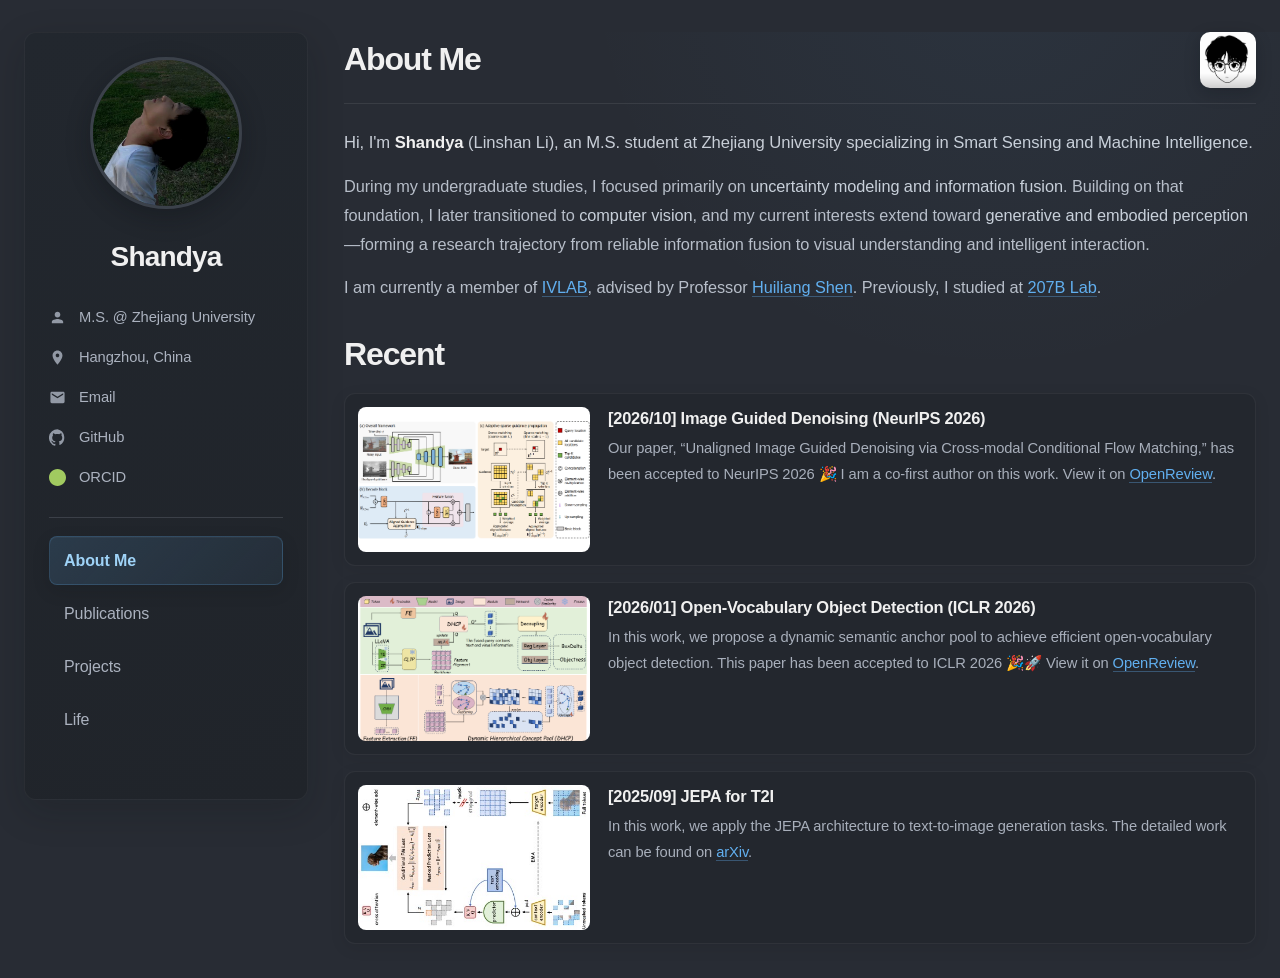
<file: index.html>
<!DOCTYPE html>
<html lang="zh-CN">
<head>
    <meta charset="UTF-8">
    <meta name="viewport" content="width=device-width, initial-scale=1.0">
    <title>Shandya | Home</title>
    <link rel="icon" href="figure/logo.jpg" type="image/jpeg">
    <!-- Shared CSS for all pages -->
    <style>

        html, body {
            height: 100%;
            margin: 0;
        }

        :root { --bg-color: #282c34; --sidebar-bg-color: #21252b; --text-color: #abb2bf; --link-color: #61afef; --heading-color: #e6e6e6; --border-color: #3b4048; }
        body { margin: 0; font-family: -apple-system, BlinkMacSystemFont, 'Segoe UI', 'Roboto', sans-serif; background-color: var(--bg-color); color: var(--text-color); font-size: 16px; line-height: 1.7; }
        .container { display: flex; max-width: 1200px; margin: 40px auto; padding: 0 20px; align-items: flex-start; height: calc(100vh - 80px); }
        .sidebar {
            width: 280px;
            flex-shrink: 0;
            position: sticky;
            top: 40px;
            align-self: flex-start;
            background-color: var(--sidebar-bg-color); /* 修正：保持属性一致性 */
            border-radius: 8px;
            padding: 20px;
        }
        .main-content { flex-grow: 1; padding-left: 40px; overflow-y: auto; }
        .profile-card {
            text-align: center;
        }
        .profile-card .avatar {
            width: 160px;
            height: 160px;
            border-radius: 50%;
            border: 2px solid var(--border-color);
            margin-bottom: 20px;
        }
        .profile-card h1 {
            font-size: 1.7em;
            color: var(--heading-color);
            margin: 0 0 10px 0;
        }
        .info-list {
            list-style: none;
            padding: 0;
            margin-top: 20px;
            text-align: left;
        }
        .info-list li {
            display: flex;
            align-items: center;
            margin-bottom: 15px;
            font-size: 0.95em;
        }
        .info-list svg {
            width: 18px;
            height: 18px;
            margin-right: 15px;
            fill: var(--text-color);
            flex-shrink: 0;
        }
        .info-list a {
            color: var(--text-color);
            text-decoration: none;
            transition: color 0.2s;
            word-break: break-all;
        }
        .info-list a:hover {
            color: var(--link-color);
        }
        .page-title {
            font-size: 2em;
            color: var(--heading-color);
            margin-top: 0;
            margin-bottom: 20px;
        }
        .navigation {
            list-style: none;
            padding: 0;
            margin: 30px 0;
            border-top: 1px solid var(--border-color);
            padding-top: 20px;
            text-align: left;
        }
        .navigation a {
            display: block;
            padding: 10px 0px;
            font-size: 1.1em;
            color: var(--text-color);
            text-decoration: none;
            font-weight: 500;
            transition: color 0.2s;
        }
        .navigation a:hover,
        .navigation a.active {
            color: var(--link-color);
        }

        .content-section {
            margin-bottom: 40px;
        }
        .content-section p {
            max-width: 700px;
        }
        .item {
            display: flex;
            gap: 20px;
            margin-bottom: 30px;
        }
        .item .thumbnail {
            width: 220px;
            height: 140px;
            flex-shrink: 0;
            object-fit: cover;
            border: 1px solid var(--border-color);
        }
        .item .thumbnail.diagram {
            object-fit: contain;
            background-color: #ffffff;
        }
        .item-details .title {
            font-weight: 600;
            font-size: 1.1em;
            color: var(--heading-color);
            margin: 0 0 5px 0;
        }
        .item-details .description {
            font-size: 0.95em;
            margin: 0; /* 修正：与参考文件统一，移除段落的默认边距 */
        }
        @media (max-width: 900px) {
            .container { flex-direction: column; }
            .sidebar { position: static; width: 100%; margin-bottom: 40px; }
            .main-content { padding-left: 0; }
        }
        @media (max-width: 600px) {
            .item { flex-direction: column; }
            .item .thumbnail { width: 100%; margin-bottom: 15px; }
        }
    </style>
    <link rel="stylesheet" href="polish.css">
</head>
<body>
    <div class="container">
        <aside class="sidebar">
            <div class="profile-card">
                <img src="figure/lilinshan.jpg" alt="Avatar" class="avatar">
                <h1>Shandya </h1>
            </div>
            <ul class="info-list">
                <li><svg viewBox="0 0 24 24"><path d="M12 12c2.21 0 4-1.79 4-4s-1.79-4-4-4-4 1.79-4 4 1.79 4 4 4zm0 2c-2.67 0-8 1.34-8 4v2h16v-2c0-2.66-5.33-4-8-4z"></path></svg><span>M.S. @ Zhejiang University</span></li>
                <li><svg viewBox="0 0 24 24"><path d="M12 2C8.13 2 5 5.13 5 9c0 5.25 7 13 7 13s7-7.75 7-13c0-3.87-3.13-7-7-7zm0 9.5c-1.38 0-2.5-1.12-2.5-2.5s1.12-2.5 2.5-2.5 2.5 1.12 2.5 2.5-1.12 2.5-2.5 2.5z"></path></svg><span>Hangzhou, China</span></li>
                <li><svg viewBox="0 0 24 24"><path d="M20 4H4c-1.1 0-1.99.9-1.99 2L2 18c0 1.1.9 2 2 2h16c1.1 0 2-.9 2-2V6c0-1.1-.9-2-2-2zm0 4l-8 5-8-5V6l8 5 8-5v2z"></path></svg><a href="mailto:shandyali@gmail.com">Email</a></li>
                <li><svg viewBox="0 0 24 24"><path d="M12 .3a12 12 0 0 0-3.8 23.4c.6.1.8-.3.8-.6v-2.2c-3.3.7-4-1.6-4-1.6-.5-1.4-1.3-1.8-1.3-1.8-1-1 .1-1 .1-1 1.1.1 1.7 1.2 1.7 1.2.9 1.6 2.5 1.2 3.1.9.1-.7.4-1.2.8-1.4-2.4-.3-4.9-1.2-4.9-5.3 0-1.2.4-2.1 1.1-2.9-.1-.3-.5-1.4.1-2.8 0 0 .9-.3 3.1 1.2.9-.2 1.9-.4 2.8-.4s1.9.1 2.8.4c2.2-1.5 3.1-1.2 3.1-1.2.6 1.4.2 2.5.1 2.8.7.7 1.1 1.7 1.1 2.9 0 4.1-2.5 5-4.9 5.3.4.3.8 1 .8 1.9v2.8c0 .3.2.7.8.6A12 12 0 0 0 12 .3z"></path></svg><a href="https://github.com/ShandyaLoVe" target="_blank">GitHub</a></li>
                <li><svg viewBox="0 0 24 24" style="fill:#a1ca60;"><path d="M12 0C5.37 0 0 5.37 0 12s5.37 12 12 12 12-5.37 12-12S18.63 0 12 0zM7.6 18.44c-1.2-.28-1.5-.76-1.53-.8-.05-.1-.1-.13-.1-.14-.03-.02-.06-.03-.1-.03-.05 0-.1.02-.12.04-.02.02-.04.05-.04.1 0 .04.1.12.25.3.15.17.48.56 1.17.7.7.15 1.48.06 1.9-.22.1-.07.1-.17.1-.2 0-.02 0-.03-.02-.04-.02-.02-.05-.03-.1-.03s-.1.02-.13.04c-.4.2-1.1.28-1.7.1zM9.9 19.95c-.9-.45-1.23-1-1.26-1.07-.03-.07-.06-.1-.08-.12-.02-.02-.05-.03-.1-.03-.05 0-.1.02-.12.04-.03.02-.05.05-.05.1s.06.2.2.35c.14.15.5.58 1.27.97.77.4 1.62.46 2.08.2.1-.05.16-.14.16-.18 0-.04-.02-.06-.05-.08-.03-.02-.06-.02-.12-.02-.05 0-.1.02-.15.04-.5.2-1.32.18-1.9-.2zM12.17 21.2c-.56-.5-.73-1.15-.76-1.24-.03-.1-.06-.13-.08-.15-.02-.02-.05-.03-.1-.03-.05 0-.1.02-.13.04-.02.02-.04.06-.04.12 0 .05.05.2.16.4.1.22.45.88 1.2 1.34.75.45 1.63.53 2.1.3.1-.04.18-.13.18-.2 0-.03-.02-.06-.05-.08-.03-.02-.06-.03-.12-.03s-.12.02-.16.04c-.52.2-1.35.16-1.9-.3zM15.1 20.6c-.2-.7-.2-1.3-.2-1.35 0-.05-.02-.1-.05-.12s-.06-.03-.12-.03c-.05 0-.1.02-.14.04-.04.02-.08.06-.08.13 0 .07.02.5.06 1.1.04.6.13 1.18.28 1.62.03.1.1.15.15.15.05 0 .1-.02.1-.08.02-.12-.02-.8-.06-1.4zM18.3 18.4c-.65-.75-.8-1.4-.8-1.5s0-.15.02-.2c0-.04-.02-.07-.05-.1-.03-.02-.06-.03-.12-.03-.05 0-.1.02-.14.04-.04.02-.08.06-.08.13 0 .06.05.5.46 1.5.4.98.8 1.55 1.17 1.7.1.04.16.06.2.06.05 0 .1-.02.1-.08 0-.08-.2-.7-.6-1.5z"></path></svg><a href="https://orcid.org/0009-0009-5774-8371" target="_blank">ORCID</a></li>
            </ul>
            <nav class="navigation" aria-label="Primary navigation">
                <a href="index.html" class="active" aria-current="page">About Me</a>
                <a href="publications.html">Publications</a>
                <a href="others.html">Projects</a>
                <a href="life.html">Life</a>
            </nav>
        </aside>

        <main class="main-content">
            <section class="content-section about-section">
                <div class="page-header">
                    <h2 class="page-title">About Me</h2>
                    <img src="figure/logo.jpg" alt="Shandya logo">
                </div>

                <p class="about-intro">Hi, I'm <strong>Shandya</strong> (Linshan Li), an M.S. student at Zhejiang University specializing in <span class="research-keyword">Smart Sensing and Machine Intelligence</span>.</p>
                <p>During my undergraduate studies, I focused primarily on <span class="research-keyword">uncertainty modeling and information fusion</span>. Building on that foundation, I later transitioned to <span class="research-keyword">computer vision</span>, and my current interests extend toward <span class="research-keyword">generative and embodied perception</span>—forming a research trajectory from reliable information fusion to visual understanding and intelligent interaction.</p>
                <p>I am currently a member of <a href="http://www.ivlab.net/" target="_blank">IVLAB</a>, advised by Professor <a href="http://www.ivlab.net/shenhl.html" target="_blank">Huiliang Shen</a>. Previously, I studied at <a href="https://207b-eie-ujs.github.io/" target="_blank">207B Lab</a>.</p>
            </section>

            <section class="content-section">
                <h2 class="page-title">Recent</h2>

                <article class="item">
                    <img src="figure/unaligned_image_guided_denoising.png" alt="Framework of Unaligned Image Guided Denoising" class="thumbnail diagram" decoding="async">
                    <div class="item-details">
                        <p class="title">[2026/10] Image Guided Denoising (NeurIPS 2026)</p>
                        <p class="description">Our paper, “Unaligned Image Guided Denoising via Cross-modal Conditional Flow Matching,” has been accepted to NeurIPS 2026 🎉 I am a co-first author on this work. View it on <a href="https://openreview.net/forum?id=xUc5mPpRrP#discussion" target="_blank" rel="noopener noreferrer">OpenReview</a>.</p>
                    </div>
                </article>

                <article class="item">
                    <img src="figure/DeCo_Detr.png" alt="DeCo-DETR framework" class="thumbnail" loading="lazy" decoding="async">
                    <div class="item-details">
                        <p class="title">[2026/01] Open-Vocabulary Object Detection (ICLR 2026)</p>
                        <p class="description">In this work, we propose a dynamic semantic anchor pool to achieve efficient open-vocabulary object detection. This paper has been accepted to ICLR 2026 🎉🚀 View it on <a href="https://openreview.net/forum?id=3UDlRUf1es" target="_blank">OpenReview</a>.</p>
                    </div>
                </article>

                <article class="item">
                    <img src="figure/JEPAT.jpg" alt="JEPA text-to-image framework" class="thumbnail" loading="lazy" decoding="async">
                    <div class="item-details">
                        <p class="title">[2025/09] JEPA for T2I</p>
                        <p class="description">In this work, we apply the JEPA architecture to text-to-image generation tasks. The detailed work can be found on <a href="https://arxiv.org/abs/2510.00974" target="_blank">arXiv</a>.</p>
                    </div>
                </article>

            </section>
        </main>
    </div>
</body>
</html>
</file>
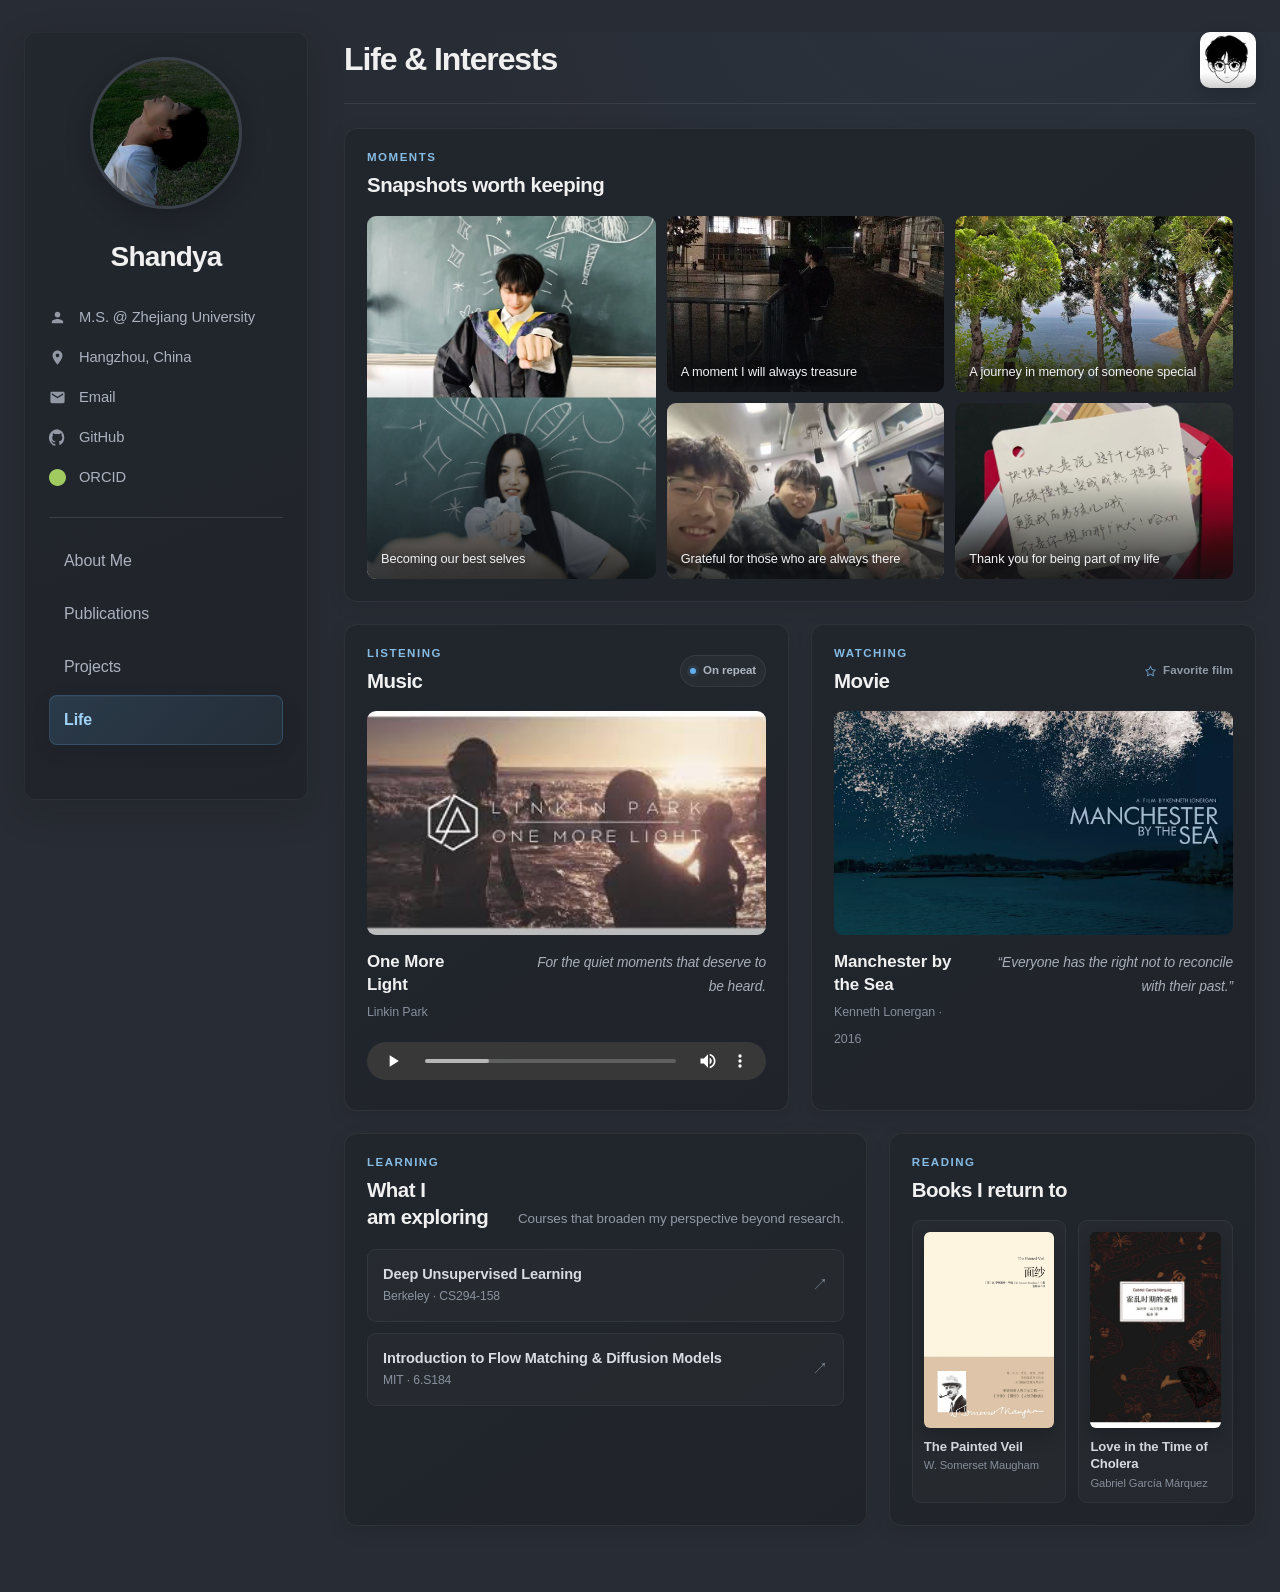
<file: life.html>
<!DOCTYPE html>
<html lang="zh-CN">
<head>
    <meta charset="UTF-8">
    <meta name="viewport" content="width=device-width, initial-scale=1.0">
    <title>Shandya | Life</title>
    <link rel="icon" href="figure/logo.jpg" type="image/jpeg">
    <!-- Shared CSS for all pages -->
    <style>
        /* Avatar animation on music play */
        @keyframes avatarPulseSmall {
          0%, 100% { transform: scale(1); }
          50% { transform: scale(1.02); }
        }
        @keyframes breatheGlow {
          0%, 100% { box-shadow: 0 0 8px 4px rgba(0, 122, 255, 0.25); }
          50% { box-shadow: 0 0 16px 8px rgba(0, 122, 255, 0.12); }
        }
        @keyframes fadeUpScale {
            0% { opacity: 0; transform: translateY(10px) scale(1); }
            100% { opacity: 1; transform: translateY(0) scale(1); }
        }
        @keyframes avatarBorderWave {
            0%, 100% { border-color: #3b4048; }
            50% { border-color: #61afef; }
        }

        .avatar {
            transform: scale(1);
            box-shadow: 0 0 8px 4px rgba(0, 122, 255, 0.25);
            transform-origin: center center;
        }
        .avatar.beat {
          animation: breatheGlow 5s ease-in-out infinite,
                     fadeUpScale 1s ease forwards,
                     avatarBorderWave 3.5s ease-in-out infinite,
                     avatarPulseSmall 1.5s ease-in-out infinite;
          transform-origin: center center;
        }
        :root { --bg-color: #282c34; --sidebar-bg-color: #21252b; --text-color: #abb2bf; --link-color: #61afef; --heading-color: #e6e6e6; --border-color: #3b4048; }

        body { margin: 0; font-family: -apple-system, BlinkMacSystemFont, 'Segoe UI', 'Roboto', sans-serif; background-color: var(--bg-color); color: var(--text-color); font-size: 16px; line-height: 1.7; overflow-y: scroll; }

        .container { display: flex; max-width: 1200px; margin: 40px auto; padding: 0 20px; }
        .sidebar {
            width: 280px;
            flex-shrink: 0;
            position: sticky;
            top: 40px;
            align-self: flex-start;
            background: var(--sidebar-bg-color);
            border-radius: 8px;
            padding: 20px;
        }
        .main-content {
            flex-grow: 1;
            padding-left: 40px;
        }
        .profile-card {
            text-align: center;
        }
        .profile-card .avatar {
            width: 160px;
            height: 160px;
            border-radius: 50%;
            border: 2px solid var(--border-color);
            margin-bottom: 20px;
        }
        .profile-card h1 {
            font-size: 1.7em;
            color: var(--heading-color);
            margin: 0 0 10px 0;
        }
        .info-list {
            list-style: none;
            padding: 0;
            margin-top: 20px;
            text-align: left;
        }
        .info-list li {
            display: flex;
            align-items: center;
            margin-bottom: 15px;
            font-size: 0.95em;
        }
        .info-list svg {
            width: 18px;
            height: 18px;
            margin-right: 15px;
            fill: var(--text-color);
            flex-shrink: 0;
        }
        .info-list a {
            color: var(--text-color);
            text-decoration: none;
            transition: color 0.2s;
            word-break: break-all;
        }
        .info-list a:hover {
            color: var(--link-color);
        }
        .page-title {
            font-size: 2em;
            color: var(--heading-color);
            margin-top: 0;
            margin-bottom: 20px;
        }
        .navigation {
            list-style: none;
            padding: 0;
            margin: 30px 0;
            border-top: 1px solid var(--border-color);
            padding-top: 20px;
            text-align: left;
        }
        .navigation a {
            display: block;
            padding: 10px 0px;
            font-size: 1.1em;
            color: var(--text-color);
            text-decoration: none;
            font-weight: 500;
            transition: color 0.2s;
        }
        .navigation a:hover,
        .navigation a.active {
            color: var(--link-color);
        }
        .content-section {
            margin-bottom: 40px;
        }

        /* Life page */
        .life-eyebrow {
            display: block;
            color: #86bce4;
            font-size: 0.72rem;
            font-weight: 650;
            line-height: 1.2;
            letter-spacing: 0.13em;
            text-transform: uppercase;
        }
        .life-layout {
            display: grid;
            grid-template-columns: repeat(12, minmax(0, 1fr));
            gap: 22px;
        }
        .life-page .life-card {
            min-width: 0;
            padding: 22px;
            overflow: hidden;
            background: linear-gradient(145deg, #21262d, #20242a);
            border: 1px solid rgba(255, 255, 255, 0.06);
            border-radius: 13px;
            box-shadow: 0 5px 18px rgba(12, 14, 18, 0.1);
            transition: transform 0.24s ease, border-color 0.24s ease, box-shadow 0.24s ease;
        }
        .life-page .life-card:hover {
            border-color: rgba(97, 175, 239, 0.2);
            box-shadow: 0 14px 34px rgba(12, 14, 18, 0.22);
            transform: translateY(-2px);
        }
        .memories-card {
            grid-column: 1 / -1;
        }
        .music-card,
        .movie-card {
            grid-column: span 6;
        }
        .learning-card {
            grid-column: span 7;
        }
        .books-card {
            grid-column: span 5;
        }
        .life-card-header {
            display: flex;
            align-items: flex-end;
            justify-content: space-between;
            gap: 24px;
            margin-bottom: 18px;
        }
        .life-card-header.compact {
            align-items: center;
            margin-bottom: 16px;
        }
        .life-page .life-card h3 {
            margin: 7px 0 0;
            color: var(--heading-color);
            font-size: 1.28rem;
            font-weight: 620;
            line-height: 1.3;
            letter-spacing: -0.025em;
        }
        .life-card-header > p {
            max-width: 420px;
            margin: 0;
            color: #929aa6;
            font-size: 0.84rem;
            text-align: right;
        }
        .life-chip {
            display: inline-flex;
            align-items: center;
            gap: 7px;
            padding: 5px 9px;
            color: #aeb6c2;
            background: rgba(255, 255, 255, 0.035);
            border: 1px solid rgba(255, 255, 255, 0.065);
            border-radius: 999px;
            font-size: 0.72rem;
            font-weight: 550;
            white-space: nowrap;
        }
        .life-chip::before {
            content: "";
            width: 6px;
            height: 6px;
            background: #61afef;
            border-radius: 50%;
            box-shadow: 0 0 0 3px rgba(97, 175, 239, 0.1);
        }
        .life-status {
            display: inline-flex;
            align-items: center;
            gap: 6px;
            color: #929ba8;
            font-size: 0.72rem;
            font-weight: 560;
            letter-spacing: 0.01em;
            white-space: nowrap;
        }
        .life-status svg {
            width: 13px;
            height: 13px;
            fill: none;
            stroke: #78b7e6;
            stroke-linecap: round;
            stroke-linejoin: round;
            stroke-width: 1.6;
        }
        .learning-card .life-card-header > p {
            white-space: nowrap;
        }
        .memory-grid {
            display: grid;
            grid-template-columns: 1.04fr 1fr 1fr;
            grid-template-rows: repeat(2, 176px);
            gap: 11px;
        }
        .memory-item {
            position: relative;
            min-width: 0;
            min-height: 0;
            margin: 0;
            overflow: hidden;
            background: #191d22;
            border-radius: 9px;
            isolation: isolate;
        }
        .memory-item:first-child {
            grid-row: 1 / 3;
        }
        .memory-item img {
            width: 100%;
            height: 100%;
            display: block;
            object-fit: cover;
            transition: transform 0.55s cubic-bezier(0.2, 0.7, 0.2, 1), filter 0.4s ease;
        }
        .memory-item::after {
            content: "";
            position: absolute;
            inset: 0;
            z-index: 1;
            background: linear-gradient(180deg, transparent 42%, rgba(12, 15, 19, 0.82) 100%);
            pointer-events: none;
        }
        .memory-item figcaption {
            position: absolute;
            right: 14px;
            bottom: 12px;
            left: 14px;
            z-index: 2;
            display: flex;
            align-items: flex-end;
            justify-content: space-between;
            gap: 10px;
            color: #f0f2f5;
            font-size: 0.8rem;
            font-weight: 520;
            line-height: 1.38;
            text-shadow: 0 2px 10px rgba(0, 0, 0, 0.65);
        }
        .memory-item:hover img {
            filter: saturate(1.04) contrast(1.03);
            transform: scale(1.035);
        }
        .media-visual {
            position: relative;
            margin-bottom: 16px;
            overflow: hidden;
            background: #191d22;
            border-radius: 9px;
        }
        .media-visual img {
            width: 100%;
            aspect-ratio: 16 / 9;
            display: block;
            object-fit: cover;
            transition: transform 0.45s ease, filter 0.35s ease;
        }
        .media-visual::after {
            content: "";
            position: absolute;
            inset: 0;
            background: linear-gradient(180deg, transparent 58%, rgba(12, 15, 19, 0.28));
            pointer-events: none;
        }
        .media-card:hover .media-visual img {
            filter: saturate(1.04);
            transform: scale(1.025);
        }
        .media-title-row {
            display: flex;
            align-items: flex-start;
            justify-content: space-between;
            gap: 20px;
            margin-bottom: 14px;
        }
        .media-title-row strong {
            display: block;
            color: var(--heading-color);
            font-size: 1.06rem;
            font-weight: 610;
            line-height: 1.35;
        }
        .media-title-row span {
            color: #858e9b;
            font-size: 0.78rem;
        }
        .media-note {
            max-width: 265px;
            margin: 0;
            color: #a7afba;
            font-size: 0.86rem;
            font-style: italic;
            line-height: 1.58;
            text-align: right;
        }
        .life-page audio {
            width: 100%;
            height: 38px;
            margin-top: 4px;
            color-scheme: dark;
        }
        .movie-link {
            display: block;
            border: 0 !important;
        }
        .movie-link:focus-visible,
        .course-item:focus-visible,
        .book-item:focus-visible {
            outline: 2px solid rgba(97, 175, 239, 0.75);
            outline-offset: 3px;
        }
        .course-list {
            display: grid;
            gap: 11px;
        }
        .life-page .course-item {
            display: grid;
            grid-template-columns: minmax(0, 1fr) auto;
            align-items: center;
            gap: 14px;
            padding: 14px 15px;
            color: inherit;
            text-decoration: none;
            background: rgba(255, 255, 255, 0.025);
            border: 1px solid rgba(255, 255, 255, 0.055);
            border-radius: 9px;
            transition: background-color 0.2s ease, border-color 0.2s ease, transform 0.2s ease;
        }
        .life-page .course-item:hover {
            background: rgba(97, 175, 239, 0.065);
            border-color: rgba(97, 175, 239, 0.2);
            text-decoration: none;
            transform: translateX(2px);
        }
        .course-copy strong {
            display: block;
            color: #d8dce2;
            font-size: 0.91rem;
            font-weight: 590;
            line-height: 1.4;
        }
        .course-copy small {
            display: block;
            margin-top: 2px;
            color: #89929f;
            font-size: 0.76rem;
        }
        .course-arrow {
            color: #78818e;
            font-size: 1rem;
            transition: color 0.2s ease, transform 0.2s ease;
        }
        .course-item:hover .course-arrow {
            color: #86bce4;
            transform: translate(2px, -2px);
        }
        .book-shelf {
            display: grid;
            grid-template-columns: repeat(2, minmax(0, 1fr));
            gap: 12px;
        }
        .life-page .book-item {
            min-width: 0;
            padding: 11px;
            color: inherit;
            text-decoration: none;
            background: rgba(255, 255, 255, 0.024);
            border: 1px solid rgba(255, 255, 255, 0.05);
            border-radius: 9px;
            transition: background-color 0.2s ease, border-color 0.2s ease, transform 0.22s ease;
        }
        .life-page .book-item:hover {
            background: rgba(255, 255, 255, 0.045);
            border-color: rgba(97, 175, 239, 0.18);
            text-decoration: none;
            transform: translateY(-2px);
        }
        .book-cover {
            position: relative;
            width: 100%;
            aspect-ratio: 2 / 3;
            margin-bottom: 10px;
            overflow: hidden;
            background: #191d22;
            border-radius: 6px;
            box-shadow: 0 8px 16px rgba(8, 10, 14, 0.25);
        }
        .book-cover img {
            width: 100%;
            height: 100%;
            display: block;
            object-fit: cover;
        }
        .book-meta strong {
            display: block;
            overflow: hidden;
            color: #d8dce2;
            font-size: 0.82rem;
            font-weight: 590;
            line-height: 1.35;
            text-overflow: ellipsis;
        }
        .book-meta span {
            display: block;
            margin-top: 3px;
            color: #858e9b;
            font-size: 0.7rem;
            line-height: 1.35;
        }


        @media (max-width: 900px) {
            .container {
                flex-direction: column;
            }
            .sidebar {
                position: static;
                width: 100%;
                margin-bottom: 40px;
            }
            .main-content {
                padding-left: 0;
            }
        }
        @media (max-width: 760px) {
            .life-layout {
                gap: 16px;
            }
            .music-card,
            .movie-card,
            .learning-card,
            .books-card {
                grid-column: 1 / -1;
            }
            .memory-grid {
                grid-template-columns: repeat(2, minmax(0, 1fr));
                grid-template-rows: repeat(3, 145px);
            }
            .memory-item:first-child {
                grid-row: 1 / 3;
            }
        }
        @media (max-width: 520px) {
            .life-page .life-card {
                padding: 17px;
            }
            .life-card-header {
                align-items: flex-start;
                flex-direction: column;
                gap: 8px;
            }
            .life-card-header.compact {
                align-items: center;
                flex-direction: row;
            }
            .life-card-header > p {
                text-align: left;
            }
            .learning-card .life-card-header > p {
                white-space: normal;
            }
            .memory-grid {
                grid-template-rows: repeat(3, 122px);
                gap: 8px;
            }
            .memory-item figcaption {
                right: 9px;
                bottom: 8px;
                left: 9px;
                font-size: 0.7rem;
            }
            .media-title-row {
                display: block;
            }
            .media-note {
                max-width: none;
                margin-top: 8px;
                text-align: left;
            }
        }
    </style>
    <link rel="stylesheet" href="polish.css">
</head>
<body class="life-page">
    <div class="container">
        <aside class="sidebar">
            <div class="profile-card">
                <img src="figure/lilinshan.jpg" alt="Avatar" class="avatar">
                <h1>Shandya</h1>
            </div>
            <ul class="info-list">
                <li><svg viewBox="0 0 24 24"><path d="M12 12c2.21 0 4-1.79 4-4s-1.79-4-4-4-4 1.79-4 4 1.79 4 4 4zm0 2c-2.67 0-8 1.34-8 4v2h16v-2c0-2.66-5.33-4-8-4z"></path></svg><span>M.S. @ Zhejiang University</span></li>
                <li><svg viewBox="0 0 24 24"><path d="M12 2C8.13 2 5 5.13 5 9c0 5.25 7 13 7 13s7-7.75 7-13c0-3.87-3.13-7-7-7zm0 9.5c-1.38 0-2.5-1.12-2.5-2.5s1.12-2.5 2.5-2.5 2.5 1.12 2.5 2.5-1.12 2.5-2.5 2.5z"></path></svg><span>Hangzhou, China</span></li>
                <li><svg viewBox="0 0 24 24"><path d="M20 4H4c-1.1 0-1.99.9-1.99 2L2 18c0 1.1.9 2 2 2h16c1.1 0 2-.9 2-2V6c0-1.1-.9-2-2-2zm0 4l-8 5-8-5V6l8 5 8-5v2z"></path></svg><a href="mailto:shandyali@gmail.com">Email</a></li>
                <li><svg viewBox="0 0 24 24"><path d="M12 .3a12 12 0 0 0-3.8 23.4c.6.1.8-.3.8-.6v-2.2c-3.3.7-4-1.6-4-1.6-.5-1.4-1.3-1.8-1.3-1.8-1-1 .1-1 .1-1 1.1.1 1.7 1.2 1.7 1.2.9 1.6 2.5 1.2 3.1.9.1-.7.4-1.2.8-1.4-2.4-.3-4.9-1.2-4.9-5.3 0-1.2.4-2.1 1.1-2.9-.1-.3-.5-1.4.1-2.8 0 0 .9-.3 3.1 1.2.9-.2 1.9-.4 2.8-.4s1.9.1 2.8.4c2.2-1.5 3.1-1.2 3.1-1.2.6 1.4.2 2.5.1 2.8.7.7 1.1 1.7 1.1 2.9 0 4.1-2.5 5-4.9 5.3.4.3.8 1 .8 1.9v2.8c0 .3.2.7.8.6A12 12 0 0 0 12 .3z"></path></svg><a href="https://github.com/ShandyaLoVe" target="_blank">GitHub</a></li>
                <li><svg viewBox="0 0 24 24" style="fill:#a1ca60;"><path d="M12 0C5.37 0 0 5.37 0 12s5.37 12 12 12 12-5.37 12-12S18.63 0 12 0zM7.6 18.44c-1.2-.28-1.5-.76-1.53-.8-.05-.1-.1-.13-.1-.14-.03-.02-.06-.03-.1-.03-.05 0-.1.02-.12.04-.02.02-.04.05-.04.1 0 .04.1.12.25.3.15.17.48.56 1.17.7.7.15 1.48.06 1.9-.22.1-.07.1-.17.1-.2 0-.02 0-.03-.02-.04-.02-.02-.05-.03-.1-.03s-.1.02-.13.04c-.4.2-1.1.28-1.7.1zM9.9 19.95c-.9-.45-1.23-1-1.26-1.07-.03-.07-.06-.1-.08-.12-.02-.02-.05-.03-.1-.03-.05 0-.1.02-.12.04-.03.02-.05.05-.05.1s.06.2.2.35c.14.15.5.58 1.27.97.77.4 1.62.46 2.08.2.1-.05.16-.14.16-.18 0-.04-.02-.06-.05-.08-.03-.02-.06-.02-.12-.02-.05 0-.1.02-.15.04-.5.2-1.32.18-1.9-.2zM12.17 21.2c-.56-.5-.73-1.15-.76-1.24-.03-.1-.06-.13-.08-.15-.02-.02-.05-.03-.1-.03-.05 0-.1.02-.13.04-.02.02-.04.06-.04.12 0 .05.05.2.16.4.1.22.45.88 1.2 1.34.75.45 1.63.53 2.1.3.1-.04.18-.13.18-.2 0-.03-.02-.06-.05-.08-.03-.02-.06-.03-.12-.03s-.12.02-.16.04c-.52.2-1.35.16-1.9-.3zM15.1 20.6c-.2-.7-.2-1.3-.2-1.35 0-.05-.02-.1-.05-.12s-.06-.03-.12-.03c-.05 0-.1.02-.14.04-.04.02-.08.06-.08.13 0 .07.02.5.06 1.1.04.6.13 1.18.28 1.62.03.1.1.15.15.15.05 0 .1-.02.1-.08.02-.12-.02-.8-.06-1.4zM18.3 18.4c-.65-.75-.8-1.4-.8-1.5s0-.15.02-.2c0-.04-.02-.07-.05-.1-.03-.02-.06-.03-.12-.03-.05 0-.1.02-.14.04-.04.02-.08.06-.08.13 0 .06.05.5.46 1.5.4.98.8 1.55 1.17 1.7.1.04.16.06.2.06.05 0 .1-.02.1-.08 0-.08-.2-.7-.6-1.5z"></path></svg><a href="https://orcid.org/0009-0009-5774-8371" target="_blank">ORCID</a></li>
            </ul>
            <nav class="navigation" aria-label="Primary navigation">
                <a href="index.html">About Me</a>
                <a href="publications.html">Publications</a>
                <a href="others.html">Projects</a>
                <a href="life.html" class="active" aria-current="page">Life</a>
            </nav>
        </aside>
        <main class="main-content">
            <section class="content-section life-section">
                <div class="page-header">
                    <h2 class="page-title">Life & Interests</h2>
                    <img src="figure/logo.jpg" alt="Shandya logo">
                </div>

                <div class="life-layout">
                    <section class="life-card memories-card" aria-labelledby="moments-title">
                        <div class="life-card-header">
                            <div>
                                <span class="life-eyebrow">Moments</span>
                                <h3 id="moments-title">Snapshots worth keeping</h3>
                            </div>
                        </div>
                        <div class="memory-grid">
                            <figure class="memory-item">
                                <img src="figure/photo_0.jpg" alt="A cherished personal moment" loading="eager">
                                <figcaption><span>Becoming our best selves</span></figcaption>
                            </figure>
                            <figure class="memory-item">
                                <img src="figure/photo_1.png" alt="A precious personal memory" loading="lazy">
                                <figcaption><span>A moment I will always treasure</span></figcaption>
                            </figure>
                            <figure class="memory-item">
                                <img src="figure/photo_2.jpg" alt="A meaningful journey" loading="lazy">
                                <figcaption><span>A journey in memory of someone special</span></figcaption>
                            </figure>
                            <figure class="memory-item">
                                <img src="figure/photo_3.jpg" alt="A memory with a close friend" loading="lazy">
                                <figcaption><span>Grateful for those who are always there</span></figcaption>
                            </figure>
                            <figure class="memory-item">
                                <img src="figure/photo_4.jpg" alt="A person who made life more meaningful" loading="lazy">
                                <figcaption><span>Thank you for being part of my life</span></figcaption>
                            </figure>
                        </div>
                    </section>

                    <article class="life-card media-card music-card">
                        <div class="life-card-header compact">
                            <div>
                                <span class="life-eyebrow">Listening</span>
                                <h3>Music</h3>
                            </div>
                            <span class="life-chip">On repeat</span>
                        </div>
                        <div class="media-visual">
                            <img src="figure/onemorenight.png" alt="One More Light artwork" loading="lazy">
                        </div>
                        <div class="media-title-row">
                            <div>
                                <strong>One More Light</strong>
                                <span>Linkin Park</span>
                            </div>
                            <p class="media-note">For the quiet moments that deserve to be heard.</p>
                        </div>
                        <audio controls preload="metadata" src="onemorelight.mp3">
                            Your browser does not support the audio element.
                        </audio>
                    </article>

                    <article class="life-card media-card movie-card">
                        <div class="life-card-header compact">
                            <div>
                                <span class="life-eyebrow">Watching</span>
                                <h3>Movie</h3>
                            </div>
                            <span class="life-status">
                                <svg viewBox="0 0 24 24" aria-hidden="true"><path d="m12 3 2.75 5.57 6.15.9-4.45 4.33 1.05 6.12L12 17.03l-5.5 2.89 1.05-6.12L3.1 9.47l6.15-.9L12 3Z"></path></svg>
                                Favorite film
                            </span>
                        </div>
                        <a class="movie-link" href="https://www.netflix.com/gb/title/80097527" target="_blank" rel="noopener noreferrer" aria-label="Watch Manchester by the Sea on Netflix">
                            <div class="media-visual">
                                <img src="figure/manchester.png" alt="Manchester by the Sea" loading="lazy">
                            </div>
                        </a>
                        <div class="media-title-row">
                            <div>
                                <strong>Manchester by the Sea</strong>
                                <span>Kenneth Lonergan · 2016</span>
                            </div>
                            <p class="media-note">“Everyone has the right not to reconcile with their past.”</p>
                        </div>
                    </article>

                    <section class="life-card learning-card" aria-labelledby="learning-title">
                        <div class="life-card-header">
                            <div>
                                <span class="life-eyebrow">Learning</span>
                                <h3 id="learning-title">What I am exploring</h3>
                            </div>
                            <p>Courses that broaden my perspective beyond research.</p>
                        </div>
                        <div class="course-list">
                            <a class="course-item" href="https://sites.google.com/view/berkeley-cs294-158-sp24/home" target="_blank" rel="noopener noreferrer">
                                <span class="course-copy">
                                    <strong>Deep Unsupervised Learning</strong>
                                    <small>Berkeley · CS294-158</small>
                                </span>
                                <span class="course-arrow" aria-hidden="true">↗</span>
                            </a>
                            <a class="course-item" href="https://diffusion.csail.mit.edu/" target="_blank" rel="noopener noreferrer">
                                <span class="course-copy">
                                    <strong>Introduction to Flow Matching &amp; Diffusion Models</strong>
                                    <small>MIT · 6.S184</small>
                                </span>
                                <span class="course-arrow" aria-hidden="true">↗</span>
                            </a>
                        </div>
                    </section>

                    <section class="life-card books-card" aria-labelledby="books-title">
                        <div class="life-card-header compact">
                            <div>
                                <span class="life-eyebrow">Reading</span>
                                <h3 id="books-title">Books I return to</h3>
                            </div>
                        </div>
                        <div class="book-shelf">
                            <a class="book-item" href="https://zh.z-library.sk/book/5723780/fd606f/%E9%9D%A2%E7%BA%B1.html" target="_blank" rel="noopener noreferrer">
                                <div class="book-cover">
                                    <img src="figure/The_Painted_Veil.png" alt="The Painted Veil book cover" loading="lazy">
                                </div>
                                <div class="book-meta">
                                    <strong>The Painted Veil</strong>
                                    <span>W. Somerset Maugham</span>
                                </div>
                            </a>
                            <a class="book-item" href="https://zh.z-library.sk/book/6193124/5f6d34/%E9%9C%8D%E4%B9%B1%E6%97%B6%E6%9C%9F%E7%9A%84%E7%88%B1%E6%83%85-el-amor-en-los-tiempos-del-c%C3%B3lera.html" target="_blank" rel="noopener noreferrer">
                                <div class="book-cover">
                                    <img src="figure/El.png" alt="Love in the Time of Cholera book cover" loading="lazy">
                                </div>
                                <div class="book-meta">
                                    <strong>Love in the Time of Cholera</strong>
                                    <span>Gabriel García Márquez</span>
                                </div>
                            </a>
                        </div>
                    </section>
                </div>
            </section>
        </main>
    </div>

    <script>
    document.addEventListener('DOMContentLoaded', () => {
        const audio = document.querySelector('audio');
        const avatar = document.querySelector('.avatar');

        if (audio && avatar) {
            audio.addEventListener('play', () => {
                avatar.classList.add('beat');
            });
            audio.addEventListener('pause', () => {
                avatar.classList.remove('beat');
            });
            audio.addEventListener('ended', () => {
                avatar.classList.remove('beat');
            });
        }
    });
    </script>

</body>
</html>
</file>
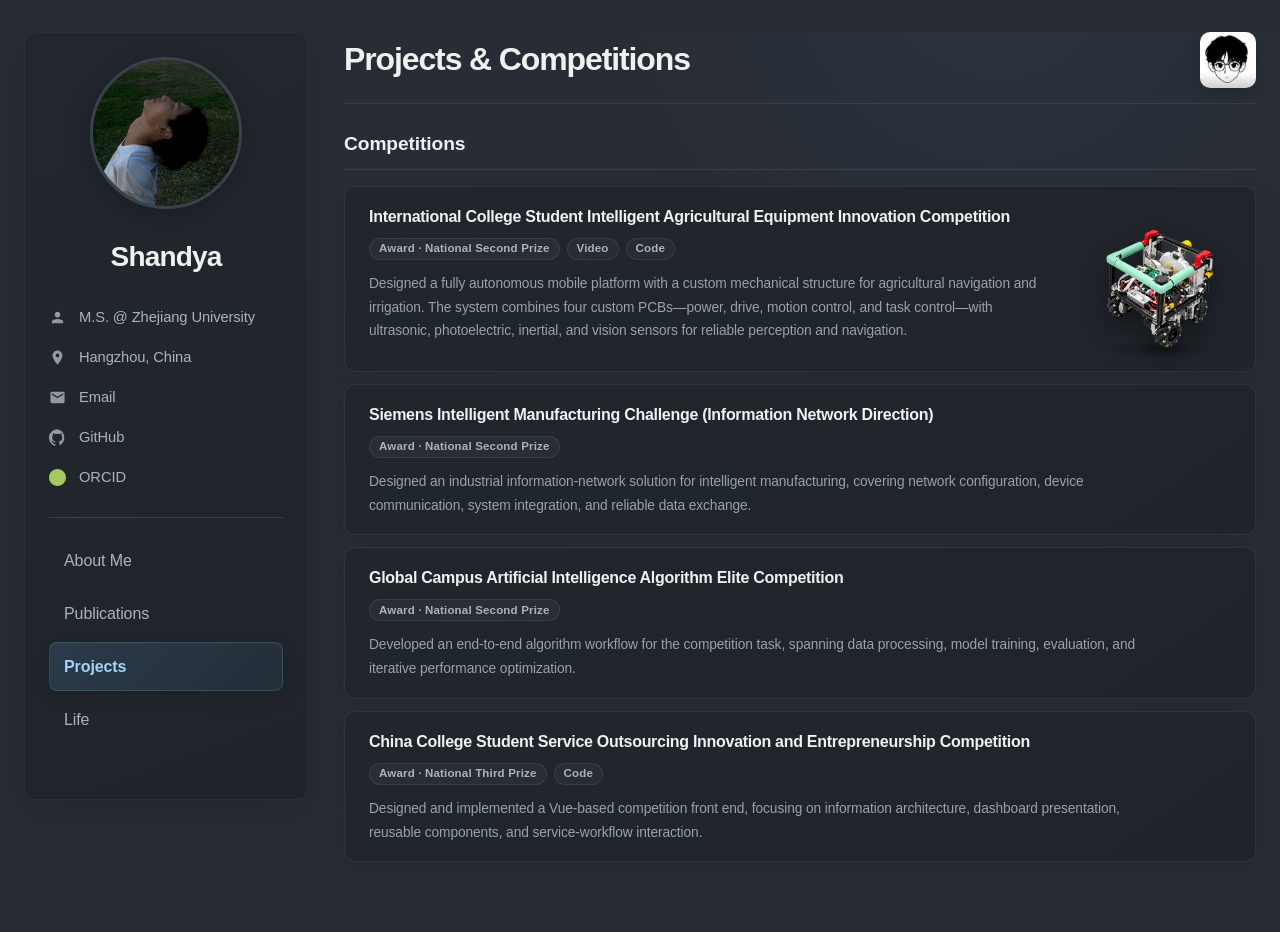
<file: others.html>
<!DOCTYPE html>
<html lang="zh-CN">
<head>
    <meta charset="UTF-8">
    <meta name="viewport" content="width=device-width, initial-scale=1.0">
    <title>Shandya | Projects</title>
    <link rel="icon" href="figure/logo.jpg" type="image/jpeg">
    <style>
        :root { --bg-color: #282c34; --sidebar-bg-color: #21252b; --text-color: #abb2bf; --link-color: #61afef; --heading-color: #e6e6e6; --border-color: #3b4048; }

        html, body { height: 100%; }

        body {
            margin: 0;
            font-family: -apple-system, BlinkMacSystemFont, 'Segoe UI', 'Roboto', sans-serif;
            background-color: var(--bg-color);
            color: var(--text-color);
            font-size: 16px;
            line-height: 1.7;
            overflow-y: scroll;
        }

        .container { display: flex; max-width: 1200px; margin: 40px auto; padding: 0 20px; }
        .sidebar { width: 280px; flex-shrink: 0; position: sticky; top: 40px; align-self: flex-start; background-color: var(--sidebar-bg-color); border-radius: 8px; padding: 20px; }
        .main-content { flex-grow: 1; padding-left: 40px; }
        .profile-card { text-align: center; }
        .profile-card .avatar { width: 160px; height: 160px; border-radius: 50%; border: 2px solid var(--border-color); margin-bottom: 20px; }
        .profile-card h1 { font-size: 1.7em; color: var(--heading-color); margin: 0 0 10px 0; }
        .info-list { list-style: none; padding: 0; margin-top: 20px; text-align: left; }
        .info-list li { display: flex; align-items: center; margin-bottom: 15px; font-size: 0.95em; }
        .info-list svg { width: 18px; height: 18px; margin-right: 15px; fill: var(--text-color); flex-shrink: 0; }
        .info-list a { color: var(--text-color); text-decoration: none; transition: color 0.2s; word-break: break-all; }
        .info-list a:hover { color: var(--link-color); }
        .page-title { font-size: 2em; color: var(--heading-color); margin-top: 0; margin-bottom: 20px; }
        .navigation { list-style: none; padding: 0; margin: 30px 0; border-top: 1px solid var(--border-color); padding-top: 20px; text-align: left; }
        .navigation a { display: block; padding: 10px 0px; font-size: 1.1em; color: var(--text-color); text-decoration: none; font-weight: 500; transition: color 0.2s; }
        .navigation a:hover, .navigation a.active { color: var(--link-color); }

        .content-section { margin-bottom: 40px; }

        /* ===== Competition Cards ===== */
        .competition-list {
            --competition-accent: #7fa1c3;
            --competition-accent-rgb: 127, 161, 195;
            display: grid;
            gap: 12px;
        }

        .competition-card {
            position: relative;
            display: flex;
            overflow: hidden;
            background: linear-gradient(145deg, #21262d, #20242a);
            border: 1px solid rgba(255, 255, 255, 0.065);
            border-radius: 11px;
            box-shadow: 0 5px 18px rgba(12, 14, 18, 0.1);
            isolation: isolate;
            transition: transform 0.22s ease, border-color 0.22s ease, box-shadow 0.22s ease;
        }
        .competition-card:hover {
            border-color: rgba(97, 175, 239, 0.34);
            box-shadow: var(--card-shadow-hover);
            transform: translateY(-3px);
        }

        .competition-content {
            position: relative;
            z-index: 2;
            flex: 1;
            min-width: 0;
            padding: 18px 20px 17px 24px;
        }
        .competition-title {
            margin: 0;
            color: var(--heading-color);
            font-size: 1rem;
            font-weight: 620;
            line-height: 1.45;
            letter-spacing: -0.018em;
            text-wrap: balance;
        }
        .competition-tags {
            display: flex;
            align-items: center;
            flex-wrap: wrap;
            gap: 7px;
            margin-top: 10px;
        }
        .competition-tag {
            display: inline-flex;
            align-items: center;
            min-height: 22px;
            padding: 2px 9px;
            color: #aab2bd;
            background: rgba(255, 255, 255, 0.035);
            border: 1px solid rgba(255, 255, 255, 0.075);
            border-radius: 999px;
            font-size: 0.72rem;
            font-weight: 600;
            line-height: 1.3;
            letter-spacing: 0.015em;
            text-decoration: none;
            transition: color 0.2s ease, background-color 0.2s ease, border-color 0.2s ease;
        }
        .competition-tag--award {
            color: #abb3be;
            background: rgba(255, 255, 255, 0.04);
            border-color: rgba(255, 255, 255, 0.08);
        }
        .competition-card:hover .competition-tag--award {
            color: #b7cee4;
            background: rgba(var(--competition-accent-rgb), 0.13);
            border-color: rgba(var(--competition-accent-rgb), 0.3);
        }
        a.competition-tag:hover {
            color: #d8e6f1;
            background: rgba(var(--competition-accent-rgb), 0.13);
            border-color: rgba(var(--competition-accent-rgb), 0.32);
        }
        .competition-description {
            max-width: 780px;
            margin: 12px 0 0;
            color: #98a1ad;
            font-size: 0.86rem;
            line-height: 1.62;
        }

        .competition-card--visual {
            display: grid;
            grid-template-columns: minmax(0, 1fr) 190px;
            min-height: 184px;
        }
        .competition-visual {
            position: relative;
            z-index: 1;
            display: flex;
            align-items: center;
            justify-content: center;
            min-height: 184px;
            overflow: hidden;
            background: transparent;
        }
        .competition-visual::after {
            content: "";
            position: absolute;
            left: 50%;
            bottom: 13px;
            width: 112px;
            height: 18px;
            transform: translateX(-50%);
            background: radial-gradient(ellipse, rgba(0, 0, 0, 0.34), transparent 68%);
        }
        .vehicle-turntable {
            position: relative;
            z-index: 1;
            isolation: isolate;
            width: calc(100% - 22px);
            height: calc(100% - 18px);
            transform-origin: center;
            filter: drop-shadow(0 12px 11px rgba(0, 0, 0, 0.36));
            transition: transform 0.4s ease, filter 0.4s ease;
        }
        .vehicle-roll-frame {
            position: absolute;
            inset: 0;
            display: block;
            width: 100%;
            height: 100%;
            object-fit: contain;
            background: transparent;
            opacity: 0;
            pointer-events: none;
            user-select: none;
            visibility: hidden;
            will-change: opacity;
        }
        .vehicle-roll-frame.is-active {
            opacity: 1;
            visibility: visible;
        }
        .competition-card--visual:hover .vehicle-turntable {
            transform: translateY(-2px) scale(1.018);
            filter: drop-shadow(0 15px 13px rgba(0, 0, 0, 0.42));
        }
        /* Section subtitle */
        .section-subtitle {
            font-size: 1.2em;
            color: var(--heading-color);
            margin: 30px 0 16px 0;
            padding-bottom: 8px;
            border-bottom: 1px solid var(--border-color);
            font-weight: 500;
        }
        .section-subtitle:first-of-type {
            margin-top: 0;
        }

        @media (max-width: 900px) { .container { flex-direction: column; } .sidebar { position: static; width: 100%; margin-bottom: 40px; } .main-content { padding-left: 0; } }
        @media (max-width: 600px) {
            .competition-card--visual { grid-template-columns: minmax(0, 1fr) 138px; min-height: 0; }
            .competition-content { padding: 16px 16px 15px 20px; }
            .competition-title { font-size: 0.94rem; }
            .competition-description { font-size: 0.82rem; line-height: 1.55; }
            .competition-visual { min-height: 100%; }
            .vehicle-turntable { width: calc(100% - 14px); height: calc(100% - 14px); }
        }
        @media (max-width: 460px) {
            .competition-card--visual { grid-template-columns: 1fr; }
            .competition-card--visual .competition-content { order: 2; padding-top: 12px; }
            .competition-visual { order: 1; height: 145px; min-height: 0; }
            .vehicle-turntable { width: calc(100% - 30px); }
        }
    </style>
    <link rel="stylesheet" href="polish.css">
</head>
<body>
    <div class="container">
        <aside class="sidebar">
            <div class="profile-card">
                <img src="figure/lilinshan.jpg" alt="Avatar" class="avatar">
                <h1>Shandya</h1>
            </div>
            <ul class="info-list">
                <li><svg viewBox="0 0 24 24"><path d="M12 12c2.21 0 4-1.79 4-4s-1.79-4-4-4-4 1.79-4 4 1.79 4 4 4zm0 2c-2.67 0-8 1.34-8 4v2h16v-2c0-2.66-5.33-4-8-4z"></path></svg><span>M.S. @ Zhejiang University</span></li>
                <li><svg viewBox="0 0 24 24"><path d="M12 2C8.13 2 5 5.13 5 9c0 5.25 7 13 7 13s7-7.75 7-13c0-3.87-3.13-7-7-7zm0 9.5c-1.38 0-2.5-1.12-2.5-2.5s1.12-2.5 2.5-2.5 2.5 1.12 2.5 2.5-1.12 2.5-2.5 2.5z"></path></svg><span>Hangzhou, China</span></li>
                <li><svg viewBox="0 0 24 24"><path d="M20 4H4c-1.1 0-1.99.9-1.99 2L2 18c0 1.1.9 2 2 2h16c1.1 0 2-.9 2-2V6c0-1.1-.9-2-2-2zm0 4l-8 5-8-5V6l8 5 8-5v2z"></path></svg><a href="mailto:shandyali@gmail.com">Email</a></li>
                <li><svg viewBox="0 0 24 24"><path d="M12 .3a12 12 0 0 0-3.8 23.4c.6.1.8-.3.8-.6v-2.2c-3.3.7-4-1.6-4-1.6-.5-1.4-1.3-1.8-1.3-1.8-1-1 .1-1 .1-1 1.1.1 1.7 1.2 1.7 1.2.9 1.6 2.5 1.2 3.1.9.1-.7.4-1.2.8-1.4-2.4-.3-4.9-1.2-4.9-5.3 0-1.2.4-2.1 1.1-2.9-.1-.3-.5-1.4.1-2.8 0 0 .9-.3 3.1 1.2.9-.2 1.9-.4 2.8-.4s1.9.1 2.8.4c2.2-1.5 3.1-1.2 3.1-1.2.6 1.4.2 2.5.1 2.8.7.7 1.1 1.7 1.1 2.9 0 4.1-2.5 5-4.9 5.3.4.3.8 1 .8 1.9v2.8c0 .3.2.7.8.6A12 12 0 0 0 12 .3z"></path></svg><a href="https://github.com/ShandyaLoVe" target="_blank">GitHub</a></li>
                <li><svg viewBox="0 0 24 24" style="fill:#a1ca60;"><path d="M12 0C5.37 0 0 5.37 0 12s5.37 12 12 12 12-5.37 12-12S18.63 0 12 0zM7.6 18.44c-1.2-.28-1.5-.76-1.53-.8-.05-.1-.1-.13-.1-.14-.03-.02-.06-.03-.1-.03-.05 0-.1.02-.12.04-.02.02-.04.05-.04.1 0 .04.1.12.25.3.15.17.48.56 1.17.7.7.15 1.48.06 1.9-.22.1-.07.1-.17.1-.2 0-.02 0-.03-.02-.04-.02-.02-.05-.03-.1-.03s-.1.02-.13.04c-.4.2-1.1.28-1.7.1zM9.9 19.95c-.9-.45-1.23-1-1.26-1.07-.03-.07-.06-.1-.08-.12-.02-.02-.05-.03-.1-.03-.05 0-.1.02-.12.04-.03.02-.05.05-.05.1s.06.2.2.35c.14.15.5.58 1.27.97.77.4 1.62.46 2.08.2.1-.05.16-.14.16-.18 0-.04-.02-.06-.05-.08-.03-.02-.06-.02-.12-.02-.05 0-.1.02-.15.04-.5.2-1.32.18-1.9-.2zM12.17 21.2c-.56-.5-.73-1.15-.76-1.24-.03-.1-.06-.13-.08-.15-.02-.02-.05-.03-.1-.03-.05 0-.1.02-.13.04-.02.02-.04.06-.04.12 0 .05.05.2.16.4.1.22.45.88 1.2 1.34.75.45 1.63.53 2.1.3.1-.04.18-.13.18-.2 0-.03-.02-.06-.05-.08-.03-.02-.06-.03-.12-.03s-.12.02-.16.04c-.52.2-1.35.16-1.9-.3zM15.1 20.6c-.2-.7-.2-1.3-.2-1.35 0-.05-.02-.1-.05-.12s-.06-.03-.12-.03c-.05 0-.1.02-.14.04-.04.02-.08.06-.08.13 0 .07.02.5.06 1.1.04.6.13 1.18.28 1.62.03.1.1.15.15.15.05 0 .1-.02.1-.08.02-.12-.02-.8-.06-1.4zM18.3 18.4c-.65-.75-.8-1.4-.8-1.5s0-.15.02-.2c0-.04-.02-.07-.05-.1-.03-.02-.06-.03-.12-.03-.05 0-.1.02-.14.04-.04.02-.08.06-.08.13 0 .06.05.5.46 1.5.4.98.8 1.55 1.17 1.7.1.04.16.06.2.06.05 0 .1-.02.1-.08 0-.08-.2-.7-.6-1.5z"></path></svg><a href="https://orcid.org/0009-0009-5774-8371" target="_blank">ORCID</a></li>
            </ul>
            <nav class="navigation" aria-label="Primary navigation">
                <a href="index.html">About Me</a>
                <a href="publications.html">Publications</a>
                <a href="others.html" class="active" aria-current="page">Projects</a>
                <a href="life.html">Life</a>
            </nav>
        </aside>

        <main class="main-content">
            <section class="content-section">
                <div class="page-header">
                    <h2 class="page-title">Projects & Competitions</h2>
                    <img src="figure/logo.jpg" alt="Shandya logo">
                </div>

                <h3 class="section-subtitle">Competitions</h3>

                <div class="competition-list">
                    <article class="competition-card competition-card--visual">
                        <div class="competition-content">
                            <h4 class="competition-title">International College Student Intelligent Agricultural Equipment Innovation Competition</h4>
                            <div class="competition-tags" aria-label="Competition resources">
                                <span class="competition-tag competition-tag--award">Award · National Second Prize</span>
                                <a class="competition-tag" href="https://youtu.be/MSj6zK4j_dU" target="_blank" rel="noopener noreferrer">Video</a>
                                <a class="competition-tag" href="https://github.com/ShandyaLoVe/Dongfanghong" target="_blank" rel="noopener noreferrer">Code</a>
                            </div>
                            <p class="competition-description">Designed a fully autonomous mobile platform with a custom mechanical structure for agricultural navigation and irrigation. The system combines four custom PCBs—power, drive, motion control, and task control—with ultrasonic, photoelectric, inertial, and vision sensors for reliable perception and navigation.</p>
                        </div>
                        <div class="competition-visual" data-wheel-roll role="img" aria-label="45-degree view of the intelligent agricultural equipment prototype">
                            <div class="vehicle-turntable" aria-hidden="true">
                                <img class="vehicle-roll-frame is-active" src="figure/vehicle-wheel-roll/frame-00.webp" alt="" loading="eager" draggable="false">
                                <img class="vehicle-roll-frame" src="figure/vehicle-wheel-roll/frame-01.webp" alt="" loading="eager" draggable="false">
                                <img class="vehicle-roll-frame" src="figure/vehicle-wheel-roll/frame-02.webp" alt="" loading="eager" draggable="false">
                                <img class="vehicle-roll-frame" src="figure/vehicle-wheel-roll/frame-03.webp" alt="" loading="eager" draggable="false">
                                <img class="vehicle-roll-frame" src="figure/vehicle-wheel-roll/frame-04.webp" alt="" loading="eager" draggable="false">
                                <img class="vehicle-roll-frame" src="figure/vehicle-wheel-roll/frame-05.webp" alt="" loading="eager" draggable="false">
                            </div>
                        </div>
                    </article>

                    <article class="competition-card">
                        <div class="competition-content">
                            <h4 class="competition-title">Siemens Intelligent Manufacturing Challenge (Information Network Direction)</h4>
                            <div class="competition-tags" aria-label="Competition result">
                                <span class="competition-tag competition-tag--award">Award · National Second Prize</span>
                            </div>
                            <p class="competition-description">Designed an industrial information-network solution for intelligent manufacturing, covering network configuration, device communication, system integration, and reliable data exchange.</p>
                        </div>
                    </article>

                    <article class="competition-card">
                        <div class="competition-content">
                            <h4 class="competition-title">Global Campus Artificial Intelligence Algorithm Elite Competition</h4>
                            <div class="competition-tags" aria-label="Competition result">
                                <span class="competition-tag competition-tag--award">Award · National Second Prize</span>
                            </div>
                            <p class="competition-description">Developed an end-to-end algorithm workflow for the competition task, spanning data processing, model training, evaluation, and iterative performance optimization.</p>
                        </div>
                    </article>

                    <article class="competition-card">
                        <div class="competition-content">
                            <h4 class="competition-title">China College Student Service Outsourcing Innovation and Entrepreneurship Competition</h4>
                            <div class="competition-tags" aria-label="Competition resources">
                                <span class="competition-tag competition-tag--award">Award · National Third Prize</span>
                                <a class="competition-tag" href="https://github.com/ShandyaLoVe/FWWB_front-end_code" target="_blank" rel="noopener noreferrer">Code</a>
                            </div>
                            <p class="competition-description">Designed and implemented a Vue-based competition front end, focusing on information architecture, dashboard presentation, reusable components, and service-workflow interaction.</p>
                        </div>
                    </article>
                </div>
            </section>
        </main>
    </div>
    <script>
        document.querySelectorAll('[data-wheel-roll]').forEach((visual) => {
            const frames = [...visual.querySelectorAll('.vehicle-roll-frame')];
            let activeFrame = 0;
            let animationFrameId = null;
            let lastFrameAt = 0;
            let isHovering = false;
            const frameDuration = 155;
            const framesReady = Promise.all(frames.map((frame) => (
                typeof frame.decode === 'function' ? frame.decode().catch(() => {}) : Promise.resolve()
            )));

            const showFrame = (nextFrame) => {
                frames[activeFrame].classList.remove('is-active');
                activeFrame = nextFrame % frames.length;
                frames[activeFrame].classList.add('is-active');
            };

            const advanceFrame = (timestamp) => {
                if (!lastFrameAt) lastFrameAt = timestamp;
                const elapsed = timestamp - lastFrameAt;

                if (elapsed >= frameDuration) {
                    const frameSteps = Math.floor(elapsed / frameDuration);
                    showFrame(activeFrame + frameSteps);
                    lastFrameAt += frameSteps * frameDuration;
                }

                animationFrameId = window.requestAnimationFrame(advanceFrame);
            };

            const beginRolling = () => {
                if (animationFrameId !== null) return;
                lastFrameAt = 0;
                animationFrameId = window.requestAnimationFrame(advanceFrame);
            };

            const startRolling = () => {
                isHovering = true;
                if (window.matchMedia('(prefers-reduced-motion: reduce)').matches) return;
                visual.classList.add('is-rolling');
                framesReady.then(() => {
                    if (isHovering) beginRolling();
                });
            };

            const stopRolling = () => {
                isHovering = false;
                if (animationFrameId !== null) window.cancelAnimationFrame(animationFrameId);
                animationFrameId = null;
                lastFrameAt = 0;
                visual.classList.remove('is-rolling');
                showFrame(0);
            };

            visual.addEventListener('pointerenter', startRolling);
            visual.addEventListener('pointerleave', stopRolling);
            visual.addEventListener('pointercancel', stopRolling);
        });
    </script>
</body>
</html>
</file>
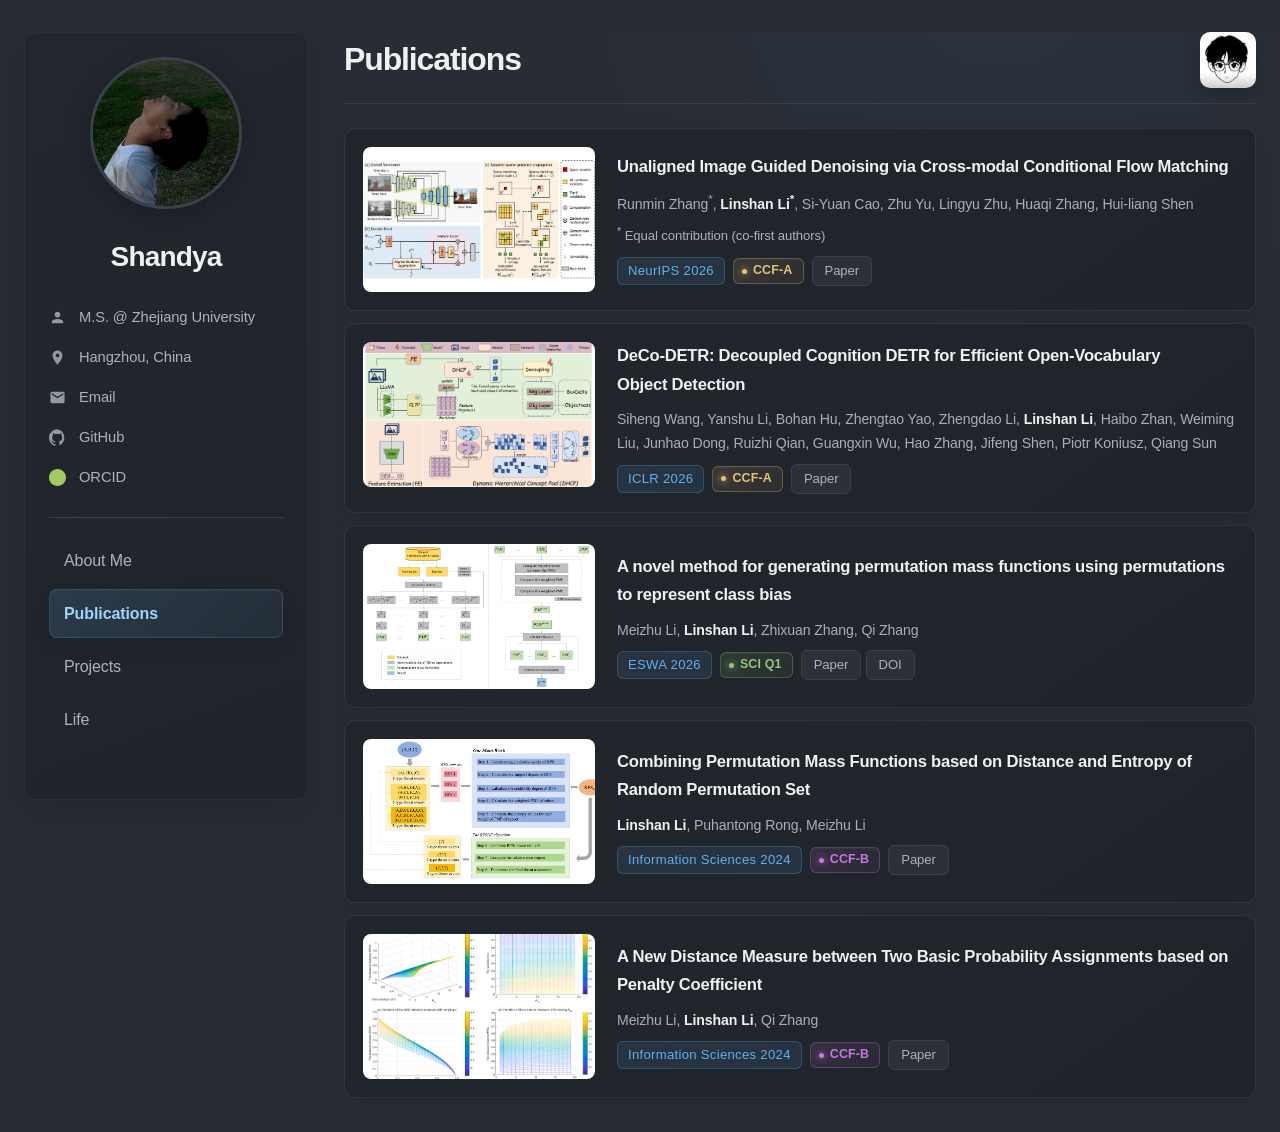
<file: publications.html>
<!DOCTYPE html>
<html lang="zh-CN">
<head>
    <meta charset="UTF-8">
    <meta name="viewport" content="width=device-width, initial-scale=1.0">
    <title>Shandya | Publications</title>
    <link rel="icon" href="figure/logo.jpg" type="image/jpeg">
    <!-- Shared CSS for all pages -->
    <style>
        :root { --bg-color: #282c34; --sidebar-bg-color: #21252b; --text-color: #abb2bf; --link-color: #61afef; --heading-color: #e6e6e6; --border-color: #3b4048; }

        html, body {
            height: 100%;
        }

        body {
            margin: 0;
            font-family: -apple-system, BlinkMacSystemFont, 'Segoe UI', 'Roboto', sans-serif;
            background-color: var(--bg-color);
            color: var(--text-color);
            font-size: 16px;
            line-height: 1.7;
            overflow-y: scroll;
        }

        .container {
            display: flex;
            max-width: 1200px;
            margin: 40px auto;
            padding: 0 20px;
            height: calc(100% - 80px);
        }
        .sidebar {
            width: 280px;
            flex-shrink: 0;
            position: sticky;
            top: 40px;
            align-self: flex-start;
            background: var(--sidebar-bg-color);
            border-radius: 8px;
            padding: 20px;
        }
        .main-content {
            flex-grow: 1;
            padding-left: 40px;
            overflow-y: auto;
        }
        .profile-card { text-align: center; }
        .profile-card .avatar { width: 160px; height: 160px; border-radius: 50%; border: 2px solid var(--border-color); margin-bottom: 20px; }
        .profile-card h1 { font-size: 1.7em; color: var(--heading-color); margin: 0 0 10px 0; }
        .info-list { list-style: none; padding: 0; margin-top: 20px; text-align: left; }
        .info-list li { display: flex; align-items: center; margin-bottom: 15px; font-size: 0.95em; }
        .info-list svg { width: 18px; height: 18px; margin-right: 15px; fill: var(--text-color); flex-shrink: 0; }
        .info-list a { color: var(--text-color); text-decoration: none; transition: color 0.2s; word-break: break-all; }
        .info-list a:hover { color: var(--link-color); }
        .page-title { font-size: 2em; color: var(--heading-color); margin-top: 0; margin-bottom: 20px; }
        .navigation { list-style: none; padding: 0; margin: 30px 0; border-top: 1px solid var(--border-color); padding-top: 20px; text-align: left; }
        .navigation a { display: block; padding: 10px 0px; font-size: 1.1em; color: var(--text-color); text-decoration: none; font-weight: 500; transition: color 0.2s; }
        .navigation a:hover, .navigation a.active { color: var(--link-color); }

        .content-section { margin-bottom: 40px; }
        .content-section p { max-width: 700px; }

        /* ===== Publication Card Styles ===== */
        .pub-card {
            display: flex;
            gap: 24px;
            padding: 20px;
            margin-bottom: 20px;
            background-color: var(--sidebar-bg-color);
            border: 0.8px solid var(--border-color);
            border-radius: 8px;
            transition: border-color 0.3s ease, transform 0.2s ease;
        }
        .pub-card:hover {
            border-color: var(--link-color);
            transform: translateY(-2px);
        }

        .pub-card .thumbnail {
            width: 240px;
            height: 150px;
            flex-shrink: 0;
            object-fit: cover;
            border-radius: 6px;
            border: 1px solid var(--border-color);
            transition: transform 0.3s ease, box-shadow 0.3s ease;
        }
        .pub-card:hover .thumbnail {
            transform: scale(1.03);
            box-shadow: 0 4px 16px rgba(0, 0, 0, 0.3);
        }

        .pub-card .thumbnail.diagram {
            object-fit: contain;
            background-color: #ffffff;
        }

        .pub-details {
            display: flex;
            flex-direction: column;
            justify-content: center;
            gap: 8px;
        }

        .pub-title {
            font-weight: 600;
            font-size: 1.05em;
            color: var(--heading-color);
            margin: 0;
            line-height: 1.5;
        }

        .pub-authors {
            font-size: 0.88em;
            color: var(--text-color);
            margin: 0;
            line-height: 1.6;
        }
        .pub-authors .me {
            color: var(--heading-color);
            font-weight: 600;
        }

        .pub-authors a {
            color: inherit;
            text-decoration: none;
            transition: color 0.2s ease;
        }

        .pub-authors a:hover {
            color: var(--link-color);
        }

        .pub-note {
            font-size: 0.82em;
            color: var(--text-color);
            margin: -2px 0 0;
        }

        .pub-meta {
            display: flex;
            align-items: center;
            gap: 10px;
            margin: 0;
            flex-wrap: wrap;
        }

        .pub-venue {
            display: inline-block;
            padding: 2px 10px;
            font-size: 0.82em;
            font-weight: 500;
            color: var(--link-color);
            background-color: rgba(97, 175, 239, 0.1);
            border: 1px solid rgba(97, 175, 239, 0.25);
            border-radius: 4px;
            letter-spacing: 0.3px;
        }

        .pub-rank {
            display: inline-flex;
            align-items: center;
            gap: 6px;
            padding: 3px 10px 3px 8px;
            font-size: 0.78em;
            font-weight: 600;
            line-height: 1.4;
            border-radius: 6px;
            letter-spacing: 0.15px;
            box-shadow: inset 0 1px 0 rgba(255, 255, 255, 0.04);
        }

        .pub-rank::before {
            content: "";
            width: 5px;
            height: 5px;
            flex-shrink: 0;
            border-radius: 50%;
            background-color: currentColor;
            box-shadow: 0 0 7px currentColor;
        }

        .pub-rank.rank-a {
            color: #e5c07b;
            background: linear-gradient(135deg, rgba(229, 192, 123, 0.13), rgba(229, 192, 123, 0.06));
            border: 1px solid rgba(229, 192, 123, 0.28);
        }

        .pub-rank.rank-b {
            color: #c678dd;
            background: linear-gradient(135deg, rgba(198, 120, 221, 0.13), rgba(198, 120, 221, 0.06));
            border: 1px solid rgba(198, 120, 221, 0.28);
        }

        .pub-rank.sci-q1 {
            color: #98c379;
            background: linear-gradient(135deg, rgba(152, 195, 121, 0.13), rgba(152, 195, 121, 0.06));
            border: 1px solid rgba(152, 195, 121, 0.28);
        }

        .pub-links a {
            display: inline-block;
            padding: 3px 12px;
            font-size: 0.82em;
            font-weight: 500;
            color: var(--text-color);
            background-color: rgba(171, 178, 191, 0.08);
            border: 1px solid var(--border-color);
            border-radius: 4px;
            text-decoration: none;
            transition: all 0.2s ease;
        }
        .pub-links a:hover {
            color: var(--heading-color);
            background-color: rgba(171, 178, 191, 0.15);
            border-color: var(--text-color);
        }

        @media (max-width: 900px) { .container { flex-direction: column; } .sidebar { position: static; width: 100%; margin-bottom: 40px; } .main-content { padding-left: 0; } }
        @media (max-width: 600px) {
            .pub-card { flex-direction: column; }
            .pub-card .thumbnail { width: 100%; height: auto; margin-bottom: 5px; }
        }
    </style>
    <link rel="stylesheet" href="polish.css">
</head>
<body>
    <div class="container">
        <aside class="sidebar">
            <div class="profile-card">
                <img src="figure/lilinshan.jpg" alt="Avatar" class="avatar">
                <h1>Shandya</h1>
            </div>
            <ul class="info-list">
                <li><svg viewBox="0 0 24 24"><path d="M12 12c2.21 0 4-1.79 4-4s-1.79-4-4-4-4 1.79-4 4 1.79 4 4 4zm0 2c-2.67 0-8 1.34-8 4v2h16v-2c0-2.66-5.33-4-8-4z"></path></svg><span>M.S. @ Zhejiang University</span></li>
                <li><svg viewBox="0 0 24 24"><path d="M12 2C8.13 2 5 5.13 5 9c0 5.25 7 13 7 13s7-7.75 7-13c0-3.87-3.13-7-7-7zm0 9.5c-1.38 0-2.5-1.12-2.5-2.5s1.12-2.5 2.5-2.5 2.5 1.12 2.5 2.5-1.12 2.5-2.5 2.5z"></path></svg><span>Hangzhou, China</span></li>
                <li><svg viewBox="0 0 24 24"><path d="M20 4H4c-1.1 0-1.99.9-1.99 2L2 18c0 1.1.9 2 2 2h16c1.1 0 2-.9 2-2V6c0-1.1-.9-2-2-2zm0 4l-8 5-8-5V6l8 5 8-5v2z"></path></svg><a href="mailto:shandyali@gmail.com">Email</a></li>
                <li><svg viewBox="0 0 24 24"><path d="M12 .3a12 12 0 0 0-3.8 23.4c.6.1.8-.3.8-.6v-2.2c-3.3.7-4-1.6-4-1.6-.5-1.4-1.3-1.8-1.3-1.8-1-1 .1-1 .1-1 1.1.1 1.7 1.2 1.7 1.2.9 1.6 2.5 1.2 3.1.9.1-.7.4-1.2.8-1.4-2.4-.3-4.9-1.2-4.9-5.3 0-1.2.4-2.1 1.1-2.9-.1-.3-.5-1.4.1-2.8 0 0 .9-.3 3.1 1.2.9-.2 1.9-.4 2.8-.4s1.9.1 2.8.4c2.2-1.5 3.1-1.2 3.1-1.2.6 1.4.2 2.5.1 2.8.7.7 1.1 1.7 1.1 2.9 0 4.1-2.5 5-4.9 5.3.4.3.8 1 .8 1.9v2.8c0 .3.2.7.8.6A12 12 0 0 0 12 .3z"></path></svg><a href="https://github.com/ShandyaLoVe" target="_blank">GitHub</a></li>
                <li><svg viewBox="0 0 24 24" style="fill:#a1ca60;"><path d="M12 0C5.37 0 0 5.37 0 12s5.37 12 12 12 12-5.37 12-12S18.63 0 12 0zM7.6 18.44c-1.2-.28-1.5-.76-1.53-.8-.05-.1-.1-.13-.1-.14-.03-.02-.06-.03-.1-.03-.05 0-.1.02-.12.04-.02.02-.04.05-.04.1 0 .04.1.12.25.3.15.17.48.56 1.17.7.7.15 1.48.06 1.9-.22.1-.07.1-.17.1-.2 0-.02 0-.03-.02-.04-.02-.02-.05-.03-.1-.03s-.1.02-.13.04c-.4.2-1.1.28-1.7.1zM9.9 19.95c-.9-.45-1.23-1-1.26-1.07-.03-.07-.06-.1-.08-.12-.02-.02-.05-.03-.1-.03-.05 0-.1.02-.12.04-.03.02-.05.05-.05.1s.06.2.2.35c.14.15.5.58 1.27.97.77.4 1.62.46 2.08.2.1-.05.16-.14.16-.18 0-.04-.02-.06-.05-.08-.03-.02-.06-.02-.12-.02-.05 0-.1.02-.15.04-.5.2-1.32.18-1.9-.2zM12.17 21.2c-.56-.5-.73-1.15-.76-1.24-.03-.1-.06-.13-.08-.15-.02-.02-.05-.03-.1-.03-.05 0-.1.02-.13.04-.02.02-.04.06-.04.12 0 .05.05.2.16.4.1.22.45.88 1.2 1.34.75.45 1.63.53 2.1.3.1-.04.18-.13.18-.2 0-.03-.02-.06-.05-.08-.03-.02-.06-.03-.12-.03s-.12.02-.16.04c-.52.2-1.35.16-1.9-.3zM15.1 20.6c-.2-.7-.2-1.3-.2-1.35 0-.05-.02-.1-.05-.12s-.06-.03-.12-.03c-.05 0-.1.02-.14.04-.04.02-.08.06-.08.13 0 .07.02.5.06 1.1.04.6.13 1.18.28 1.62.03.1.1.15.15.15.05 0 .1-.02.1-.08.02-.12-.02-.8-.06-1.4zM18.3 18.4c-.65-.75-.8-1.4-.8-1.5s0-.15.02-.2c0-.04-.02-.07-.05-.1-.03-.02-.06-.03-.12-.03-.05 0-.1.02-.14.04-.04.02-.08.06-.08.13 0 .06.05.5.46 1.5.4.98.8 1.55 1.17 1.7.1.04.16.06.2.06.05 0 .1-.02.1-.08 0-.08-.2-.7-.6-1.5z"></path></svg><a href="https://orcid.org/0009-0009-5774-8371" target="_blank">ORCID</a></li>
            </ul>
            <nav class="navigation" aria-label="Primary navigation">
                <a href="index.html">About Me</a>
                <a href="publications.html" class="active" aria-current="page">Publications</a>
                <a href="others.html">Projects</a>
                <a href="life.html">Life</a>
            </nav>
        </aside>

        <main class="main-content">
            <section class="content-section">
                <div class="page-header">
                    <h2 class="page-title">Publications</h2>
                    <img src="figure/logo.jpg" alt="Shandya logo">
                </div>

                <!-- Unaligned Image Guided Denoising -->
                <article class="pub-card">
                    <img src="figure/unaligned_image_guided_denoising.png" alt="Framework of Unaligned Image Guided Denoising" class="thumbnail diagram" decoding="async">
                    <div class="pub-details">
                        <p class="pub-title">Unaligned Image Guided Denoising via Cross-modal Conditional Flow Matching</p>
                        <p class="pub-authors">
                            <a href="https://openreview.net/profile?id=~Runmin_Zhang1" target="_blank" rel="noopener noreferrer">Runmin Zhang<sup>*</sup></a>,
                            <a href="https://openreview.net/profile?id=~Linshan_Li1" target="_blank" rel="noopener noreferrer" class="me">Linshan Li<sup>*</sup></a>,
                            <a href="https://openreview.net/profile?id=~Si-Yuan_Cao1" target="_blank" rel="noopener noreferrer">Si-Yuan Cao</a>,
                            <a href="https://openreview.net/profile?id=~Zhu_Yu2" target="_blank" rel="noopener noreferrer">Zhu Yu</a>,
                            <a href="https://openreview.net/profile?id=~Lingyu_Zhu3" target="_blank" rel="noopener noreferrer">Lingyu Zhu</a>,
                            <a href="https://openreview.net/profile?id=~Huaqi_Zhang1" target="_blank" rel="noopener noreferrer">Huaqi Zhang</a>,
                            <a href="https://openreview.net/profile?id=~Hui-liang_Shen1" target="_blank" rel="noopener noreferrer">Hui-liang Shen</a>
                        </p>
                        <p class="pub-note"><sup>*</sup> Equal contribution (co-first authors)</p>
                        <div class="pub-meta">
                            <span class="pub-venue">NeurIPS 2026</span>
                            <span class="pub-rank rank-a" title="CCF Rank A">CCF-A</span>
                            <span class="pub-links">
                                <a href="https://openreview.net/forum?id=xUc5mPpRrP#discussion" target="_blank" rel="noopener noreferrer">Paper</a>
                            </span>
                        </div>
                    </div>
                </article>

                <!-- DeCo-DETR -->
                <article class="pub-card">
                    <img src="figure/DeCo_Detr.png" alt="DeCo-DETR framework" class="thumbnail" loading="lazy" decoding="async">
                    <div class="pub-details">
                        <p class="pub-title">DeCo-DETR: Decoupled Cognition DETR for Efficient Open-Vocabulary Object Detection</p>
                        <p class="pub-authors">
                            Siheng Wang, Yanshu Li, Bohan Hu, Zhengtao Yao, Zhengdao Li, <span class="me">Linshan Li</span>, Haibo Zhan, Weiming Liu, Junhao Dong, Ruizhi Qian, Guangxin Wu, Hao Zhang, Jifeng Shen, Piotr Koniusz, Qiang Sun
                        </p>
                        <div class="pub-meta">
                            <span class="pub-venue">ICLR 2026</span>
                            <span class="pub-rank rank-a" title="CCF Rank A">CCF-A</span>
                            <span class="pub-links">
                                <a href="https://iclr.cc/virtual/2026/poster/10011641" target="_blank">Paper</a>
                            </span>
                        </div>
                    </div>
                </article>

                <article class="pub-card">
                    <img src="figure/eswa.png" alt="Permutation mass function generation method" class="thumbnail" loading="lazy" decoding="async">
                    <div class="pub-details">
                        <p class="pub-title">A novel method for generating permutation mass functions using permutations to represent class bias</p>
                        <p class="pub-authors">
                            Meizhu Li, <span class="me">Linshan Li</span>, Zhixuan Zhang, Qi Zhang
                        </p>
                        <div class="pub-meta">
                            <span class="pub-venue">ESWA 2026</span>
                            <span class="pub-rank sci-q1" title="SCI Journal Citation Reports: Q1">SCI Q1</span>
                            <span class="pub-links">
                                <a href="https://www.sciencedirect.com/science/article/pii/S0957417426009176" target="_blank" rel="noopener noreferrer">Paper</a>
                                <a href="https://doi.org/10.1016/j.eswa.2026.132004" target="_blank" rel="noopener noreferrer">DOI</a>
                            </span>
                        </div>
                    </div>
                </article>

                <!-- IS Paper 1 -->
                <article class="pub-card">
                    <img src="figure/IS_1.png" alt="Permutation mass function combination method" class="thumbnail" loading="lazy" decoding="async">
                    <div class="pub-details">
                        <p class="pub-title">Combining Permutation Mass Functions based on Distance and Entropy of Random Permutation Set</p>
                        <p class="pub-authors">
                            <span class="me">Linshan Li</span>, Puhantong Rong, Meizhu Li
                        </p>
                        <div class="pub-meta">
                            <span class="pub-venue">Information Sciences 2024</span>
                            <span class="pub-rank rank-b" title="CCF Rank B">CCF-B</span>
                            <span class="pub-links">
                                <a href="https://www.sciencedirect.com/science/article/abs/pii/S0020025524015718" target="_blank">Paper</a>
                            </span>
                        </div>
                    </div>
                </article>

                <!-- IS Paper 2 -->
                <article class="pub-card">
                    <img src="figure/IS_2.png" alt="Distance measure visualization" class="thumbnail" loading="lazy" decoding="async">
                    <div class="pub-details">
                        <p class="pub-title">A New Distance Measure between Two Basic Probability Assignments based on Penalty Coefficient</p>
                        <p class="pub-authors">
                            Meizhu Li, <span class="me">Linshan Li</span>, Qi Zhang
                        </p>
                        <div class="pub-meta">
                            <span class="pub-venue">Information Sciences 2024</span>
                            <span class="pub-rank rank-b" title="CCF Rank B">CCF-B</span>
                            <span class="pub-links">
                                <a href="https://www.sciencedirect.com/science/article/abs/pii/S0020025524007977" target="_blank">Paper</a>
                            </span>
                        </div>
                    </div>
                </article>


            </section>
        </main>
    </div>
</body>
</html>
</file>
<file: polish.css>
/* Subtle visual polish that preserves the original dark theme. */
:root {
    --bg-color: #282c34;
    --sidebar-bg-color: #21252b;
    --text-color: #abb2bf;
    --link-color: #61afef;
    --heading-color: #f0f0f0;
    --border-color: #3b4048;
    --card-shadow: 0 8px 24px rgba(12, 14, 18, 0.16);
    --card-shadow-hover: 0 14px 34px rgba(12, 14, 18, 0.25);
}

* {
    box-sizing: border-box;
}

::selection {
    color: #f5f7fa;
    background: rgba(97, 175, 239, 0.34);
}

a:focus-visible {
    outline: 2px solid rgba(97, 175, 239, 0.78);
    outline-offset: 3px;
    border-radius: 4px;
}

html {
    background: var(--bg-color);
    scroll-behavior: smooth;
}

body {
    min-height: 100%;
    background:
        radial-gradient(circle at 78% -8%, rgba(97, 175, 239, 0.055), transparent 30%),
        var(--bg-color);
    color: var(--text-color);
    letter-spacing: -0.006em;
    -webkit-font-smoothing: antialiased;
    text-rendering: optimizeLegibility;
}

.container {
    width: min(1360px, 100%);
    max-width: 1360px;
    height: auto;
    min-height: calc(100vh - 64px);
    margin: 32px auto;
    padding: 0 24px;
    align-items: flex-start;
}

.sidebar {
    width: 284px;
    top: 32px;
    padding: 24px;
    background: linear-gradient(160deg, #22272e 0%, #20242a 100%);
    border: 1px solid rgba(255, 255, 255, 0.045);
    border-radius: 12px;
    box-shadow: 0 12px 36px rgba(12, 14, 18, 0.18);
}

.profile-card .avatar {
    width: 152px;
    height: 152px;
    margin-bottom: 16px;
    border: 3px solid #3b414a;
    box-shadow: 0 8px 24px rgba(10, 12, 16, 0.3);
    object-fit: cover;
}

.profile-card h1 {
    color: var(--heading-color);
    font-size: 1.75rem;
    font-weight: 650;
    letter-spacing: -0.03em;
}

.info-list {
    margin-top: 22px;
}

.info-list li {
    min-height: 30px;
    margin-bottom: 10px;
    font-size: 0.92rem;
}

.info-list svg {
    width: 17px;
    height: 17px;
    margin-right: 13px;
    fill: #9299a5;
}

.navigation {
    display: grid;
    gap: 4px;
    margin-top: 24px;
    padding-top: 18px;
}

.navigation a {
    position: relative;
    padding: 10px 14px;
    border: 1px solid transparent;
    border-radius: 8px;
    color: var(--text-color);
    font-size: 1rem;
    transition: color 0.2s ease, background-color 0.2s ease, transform 0.2s ease;
}

.navigation a:hover {
    color: var(--heading-color);
    background: rgba(255, 255, 255, 0.04);
    border-color: rgba(255, 255, 255, 0.035);
    transform: none;
}

.navigation a.active {
    color: #9fd3f7;
    font-weight: 600;
    background: linear-gradient(135deg, rgba(97, 175, 239, 0.16), rgba(97, 175, 239, 0.07));
    border-color: rgba(97, 175, 239, 0.2);
    box-shadow: 0 6px 18px rgba(12, 14, 18, 0.12), inset 0 1px 0 rgba(255, 255, 255, 0.035);
}

.main-content {
    min-width: 0;
    padding-left: 36px;
    overflow: visible;
}

.content-section {
    margin-bottom: 34px;
}

.page-header {
    display: flex;
    min-height: 72px;
    align-items: center;
    justify-content: space-between;
    gap: 24px;
    margin-bottom: 24px;
    padding-bottom: 15px;
    border-bottom: 1px solid rgba(255, 255, 255, 0.08);
}

.page-header .page-title {
    min-width: 0;
    margin: 0;
}

.page-header img {
    width: 56px;
    height: 56px;
    flex: 0 0 56px;
    border-radius: 10px;
    box-shadow: 0 5px 16px rgba(10, 12, 16, 0.22);
    object-fit: cover;
}

.page-title {
    color: var(--heading-color);
    font-weight: 650;
    line-height: 1.18;
    letter-spacing: -0.035em;
    text-wrap: balance;
}

.content-section p {
    line-height: 1.72;
    text-wrap: pretty;
}

.about-section > p {
    max-width: 930px;
    margin: 0 0 14px;
    color: #b7bec9;
    font-size: 1.02rem;
    line-height: 1.78;
    letter-spacing: -0.004em;
}

.about-section > .about-intro {
    max-width: 100%;
    color: #c8ced7;
    font-size: 1.04rem;
}

.about-section strong {
    color: var(--heading-color);
    font-weight: 620;
}

.research-keyword {
    color: #c8d0da;
    font-weight: 540;
}

.about-section > p:last-child {
    margin-bottom: 0;
}

.content-section > p a,
.item-details a,
.life-card a {
    color: var(--link-color);
    text-decoration: none;
    border-bottom: 1px solid rgba(97, 175, 239, 0.35);
    transition: color 0.2s ease, border-color 0.2s ease;
}

.content-section > p a:hover,
.item-details a:hover,
.life-card a:hover {
    color: #8cc8f2;
    border-bottom-color: currentColor;
    text-decoration: none;
}

/* Home news */
.item {
    gap: 18px;
    margin-bottom: 16px;
    padding: 13px;
    background: rgba(33, 37, 43, 0.58);
    border: 1px solid rgba(255, 255, 255, 0.05);
    border-radius: 11px;
    box-shadow: 0 4px 16px rgba(12, 14, 18, 0.08);
    transition: transform 0.22s ease, border-color 0.22s ease, box-shadow 0.22s ease;
}

.item:last-child {
    margin-bottom: 0;
}

.item:hover {
    border-color: rgba(97, 175, 239, 0.24);
    box-shadow: var(--card-shadow);
    transform: translateY(-2px);
}

.item .thumbnail {
    width: 232px;
    height: 145px;
    margin: 0;
    border: 0;
    border-radius: 8px;
}

.item-details .title {
    margin-bottom: 5px;
    color: var(--heading-color);
    font-size: 1.03rem;
    line-height: 1.45;
    letter-spacing: -0.015em;
    text-wrap: balance;
}

.item-details .description {
    color: #a8afbb;
    font-size: 0.92rem;
}

/* Publication cards */
.pub-card {
    gap: 22px;
    margin-bottom: 12px;
    padding: 18px;
    background: linear-gradient(145deg, #21262d, #20242a);
    border: 1px solid rgba(255, 255, 255, 0.065);
    border-radius: 11px;
    box-shadow: 0 5px 18px rgba(12, 14, 18, 0.1);
    transition: transform 0.22s ease, border-color 0.22s ease, box-shadow 0.22s ease;
}

.pub-card:last-child {
    margin-bottom: 0;
}

.pub-card:hover {
    border-color: rgba(97, 175, 239, 0.34);
    box-shadow: var(--card-shadow-hover);
    transform: translateY(-3px);
}

.pub-card .thumbnail {
    width: 232px;
    height: 145px;
    border: 0;
    border-radius: 8px;
}

.pub-card:hover .thumbnail {
    box-shadow: none;
    transform: none;
}

.pub-title {
    color: var(--heading-color);
    font-size: 1.04rem;
    font-weight: 620;
    line-height: 1.45;
    letter-spacing: -0.015em;
    text-wrap: balance;
}

.pub-authors {
    color: #a8afbb;
}

.pub-meta {
    gap: 8px;
}

.pub-venue,
.pub-links a {
    border-radius: 6px;
}

.pub-links a:hover {
    color: var(--heading-color);
    background-color: rgba(97, 175, 239, 0.11);
    border-color: rgba(97, 175, 239, 0.32);
}

/* Awards */
.section-subtitle {
    color: var(--heading-color);
    border-color: rgba(255, 255, 255, 0.08);
    font-weight: 600;
}

.award-card {
    background: linear-gradient(145deg, #21262d, #20242a);
    border: 1px solid rgba(255, 255, 255, 0.06);
    border-radius: 11px;
    box-shadow: 0 5px 18px rgba(12, 14, 18, 0.1);
}

.award-card:hover {
    border-color: rgba(97, 175, 239, 0.28);
    box-shadow: var(--card-shadow-hover);
}

.award-title {
    color: var(--heading-color);
    letter-spacing: -0.012em;
    text-wrap: balance;
}

.award-badge,
.award-links a {
    border-radius: 6px;
}

/* Life */
.life-grid {
    gap: 22px;
}

.life-card {
    background: linear-gradient(145deg, #21262d, #20242a);
    border: 1px solid rgba(255, 255, 255, 0.06);
    border-radius: 11px;
    box-shadow: 0 5px 18px rgba(12, 14, 18, 0.1);
}

.life-card h3 {
    color: var(--heading-color);
    letter-spacing: -0.015em;
    text-wrap: balance;
}

.photo-item,
.life-card video {
    border-radius: 8px;
}

#photo-tooltip {
    border-radius: 7px;
    box-shadow: 0 8px 24px rgba(0, 0, 0, 0.3);
}

@media (max-width: 900px) {
    .container {
        width: 100%;
        min-height: 0;
        margin: 20px auto;
        padding: 0 20px;
    }

    .sidebar {
        display: grid;
        grid-template-areas:
            "profile info"
            "nav nav";
        grid-template-columns: 150px minmax(0, 1fr);
        gap: 16px 24px;
        align-items: center;
        width: 100%;
        margin-bottom: 26px;
        padding: 22px 24px;
    }

    .profile-card {
        grid-area: profile;
    }

    .profile-card .avatar {
        width: 112px;
        height: 112px;
        margin-bottom: 0;
    }

    .profile-card h1 {
        margin: 9px 0 0;
        font-size: 1.35rem;
    }

    .info-list {
        grid-area: info;
        display: grid;
        grid-template-columns: repeat(2, minmax(0, 1fr));
        gap: 5px 18px;
        margin: 0;
    }

    .info-list li {
        min-width: 0;
        min-height: 30px;
        margin: 0;
    }

    .info-list a,
    .info-list span {
        overflow-wrap: anywhere;
    }

    .main-content {
        width: 100%;
        padding-left: 0;
    }

    .navigation {
        grid-area: nav;
        grid-template-columns: repeat(4, minmax(0, 1fr));
        margin: 0;
        padding-top: 15px;
    }

    .navigation a {
        text-align: center;
    }

    .navigation a:hover {
        transform: none;
    }

    .navigation a.active {
        box-shadow: 0 6px 18px rgba(12, 14, 18, 0.12), inset 0 1px 0 rgba(255, 255, 255, 0.035);
    }
}

@media (max-width: 600px) {
    .container {
        margin: 12px auto;
        padding: 0 12px;
    }

    .sidebar {
        grid-template-columns: 112px minmax(0, 1fr);
        gap: 14px 18px;
        padding: 18px;
    }

    .profile-card .avatar {
        width: 92px;
        height: 92px;
    }

    .profile-card h1 {
        margin-top: 7px;
        font-size: 1.22rem;
    }

    .info-list {
        grid-template-columns: 1fr;
        gap: 1px;
    }

    .info-list li {
        min-height: 25px;
        font-size: 0.84rem;
    }

    .info-list svg {
        width: 15px;
        height: 15px;
        margin-right: 10px;
    }

    .page-header {
        min-height: 64px;
        gap: 16px;
        margin-bottom: 20px;
        padding-bottom: 13px;
    }

    .page-header .page-title {
        font-size: clamp(1.65rem, 7vw, 2rem);
    }

    .page-header img {
        width: 50px;
        height: 50px;
        flex-basis: 50px;
    }

    .about-section > p,
    .about-section > .about-intro {
        font-size: 0.98rem;
        line-height: 1.75;
    }

    .navigation {
        grid-template-columns: repeat(2, minmax(0, 1fr));
    }

    .item,
    .pub-card {
        padding: 12px;
    }

    .item .thumbnail,
    .pub-card .thumbnail {
        width: 100%;
        height: auto;
        aspect-ratio: 16 / 10;
    }
}

@media (max-width: 440px) {
    .sidebar {
        grid-template-columns: 96px minmax(0, 1fr);
        gap: 12px 14px;
        padding: 16px;
    }

    .profile-card .avatar {
        width: 78px;
        height: 78px;
    }

    .profile-card h1 {
        font-size: 1.12rem;
    }

    .navigation {
        grid-template-columns: repeat(2, minmax(0, 1fr));
    }
}

@media (hover: none) {
    .item:hover,
    .pub-card:hover,
    .competition-card:hover,
    .award-card:hover,
    .life-page .life-card:hover {
        transform: none;
    }
}

@media (prefers-reduced-motion: reduce) {
    *,
    *::before,
    *::after {
        scroll-behavior: auto !important;
        animation-duration: 0.01ms !important;
        animation-iteration-count: 1 !important;
        transition-duration: 0.01ms !important;
    }
}
</file>
